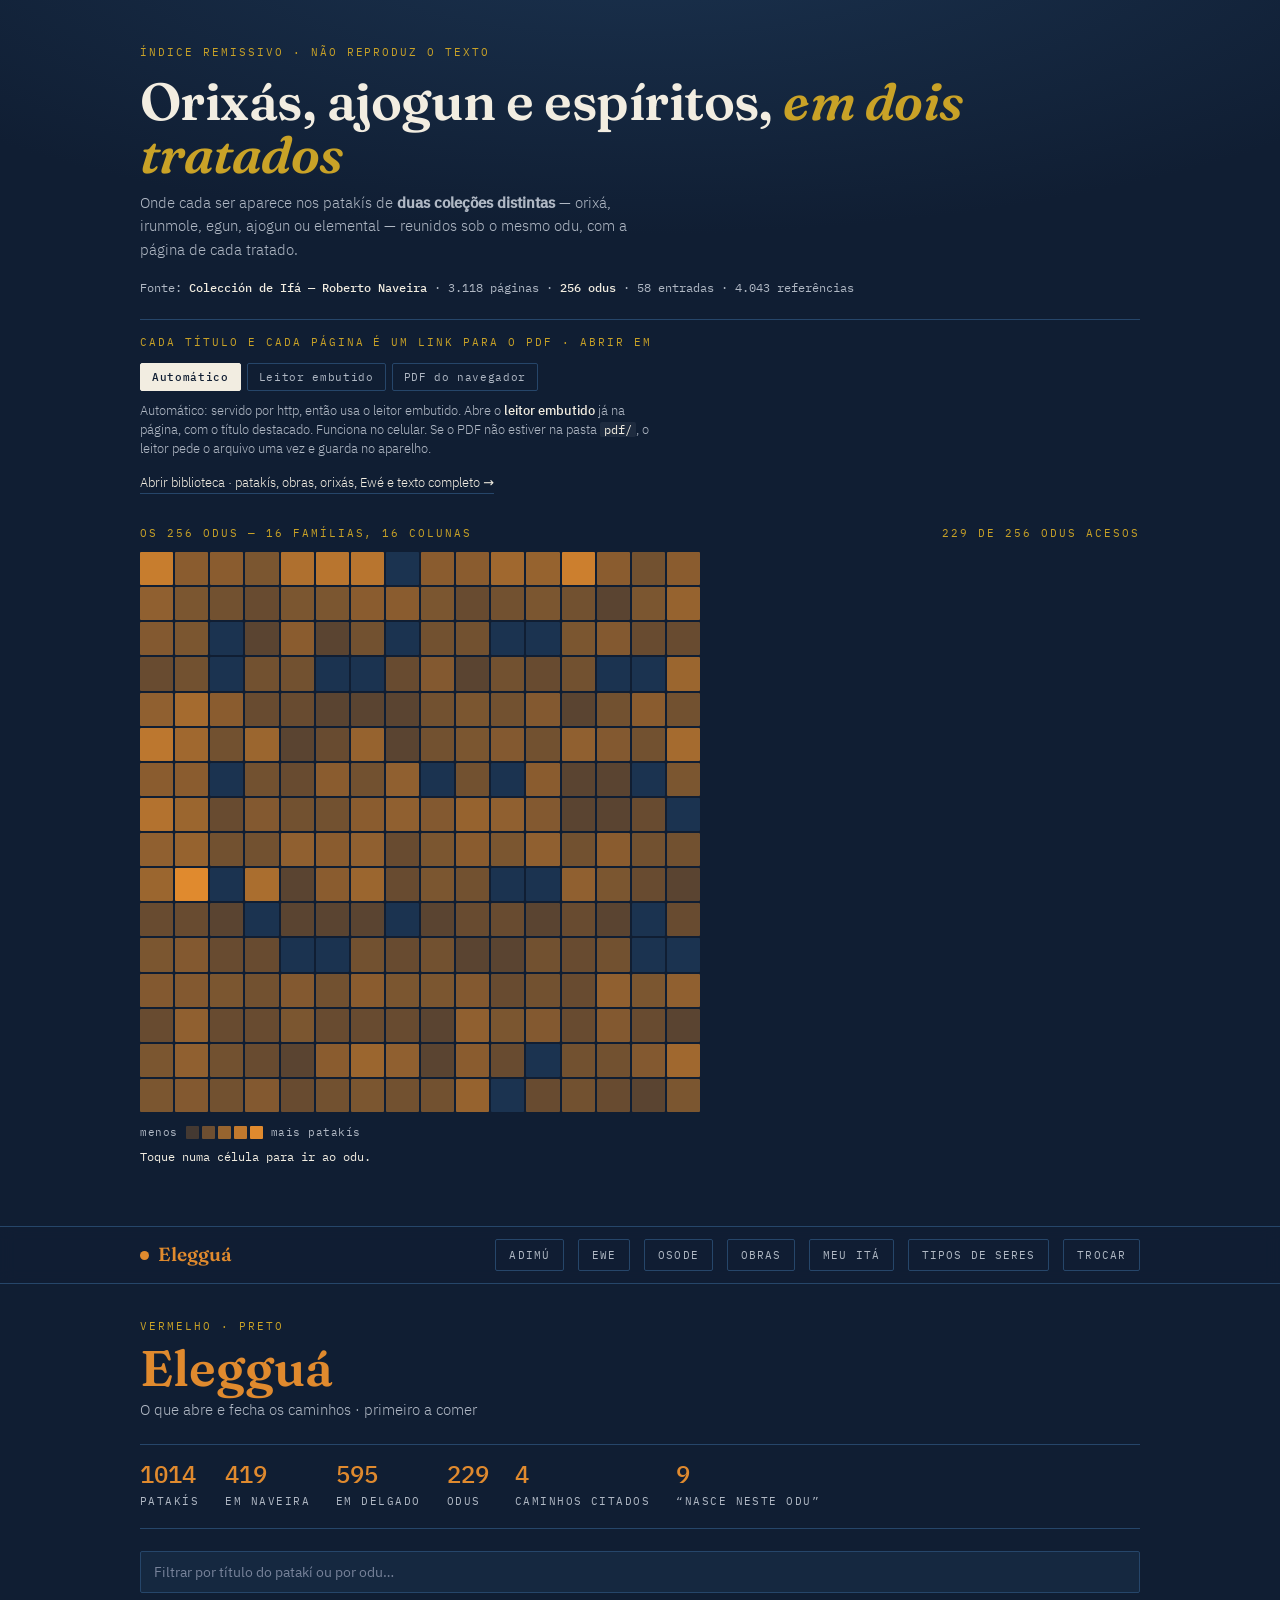
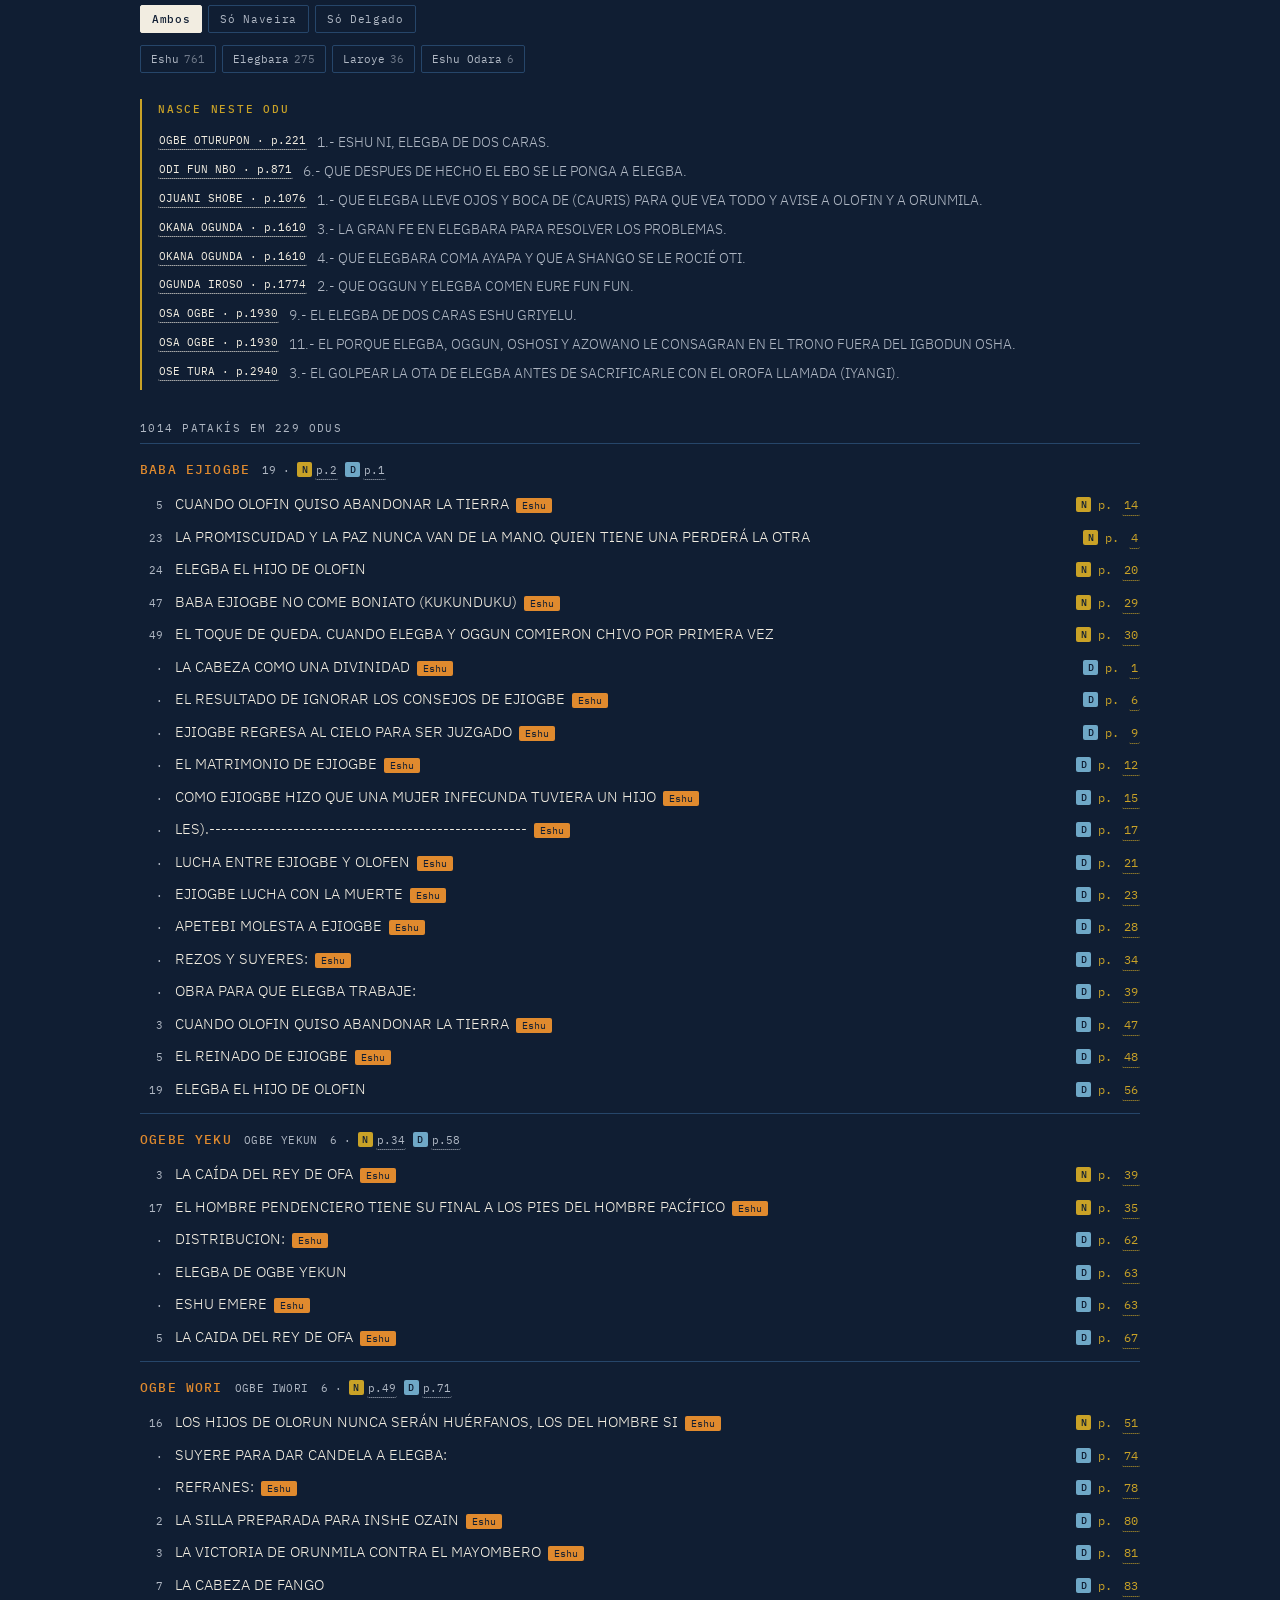
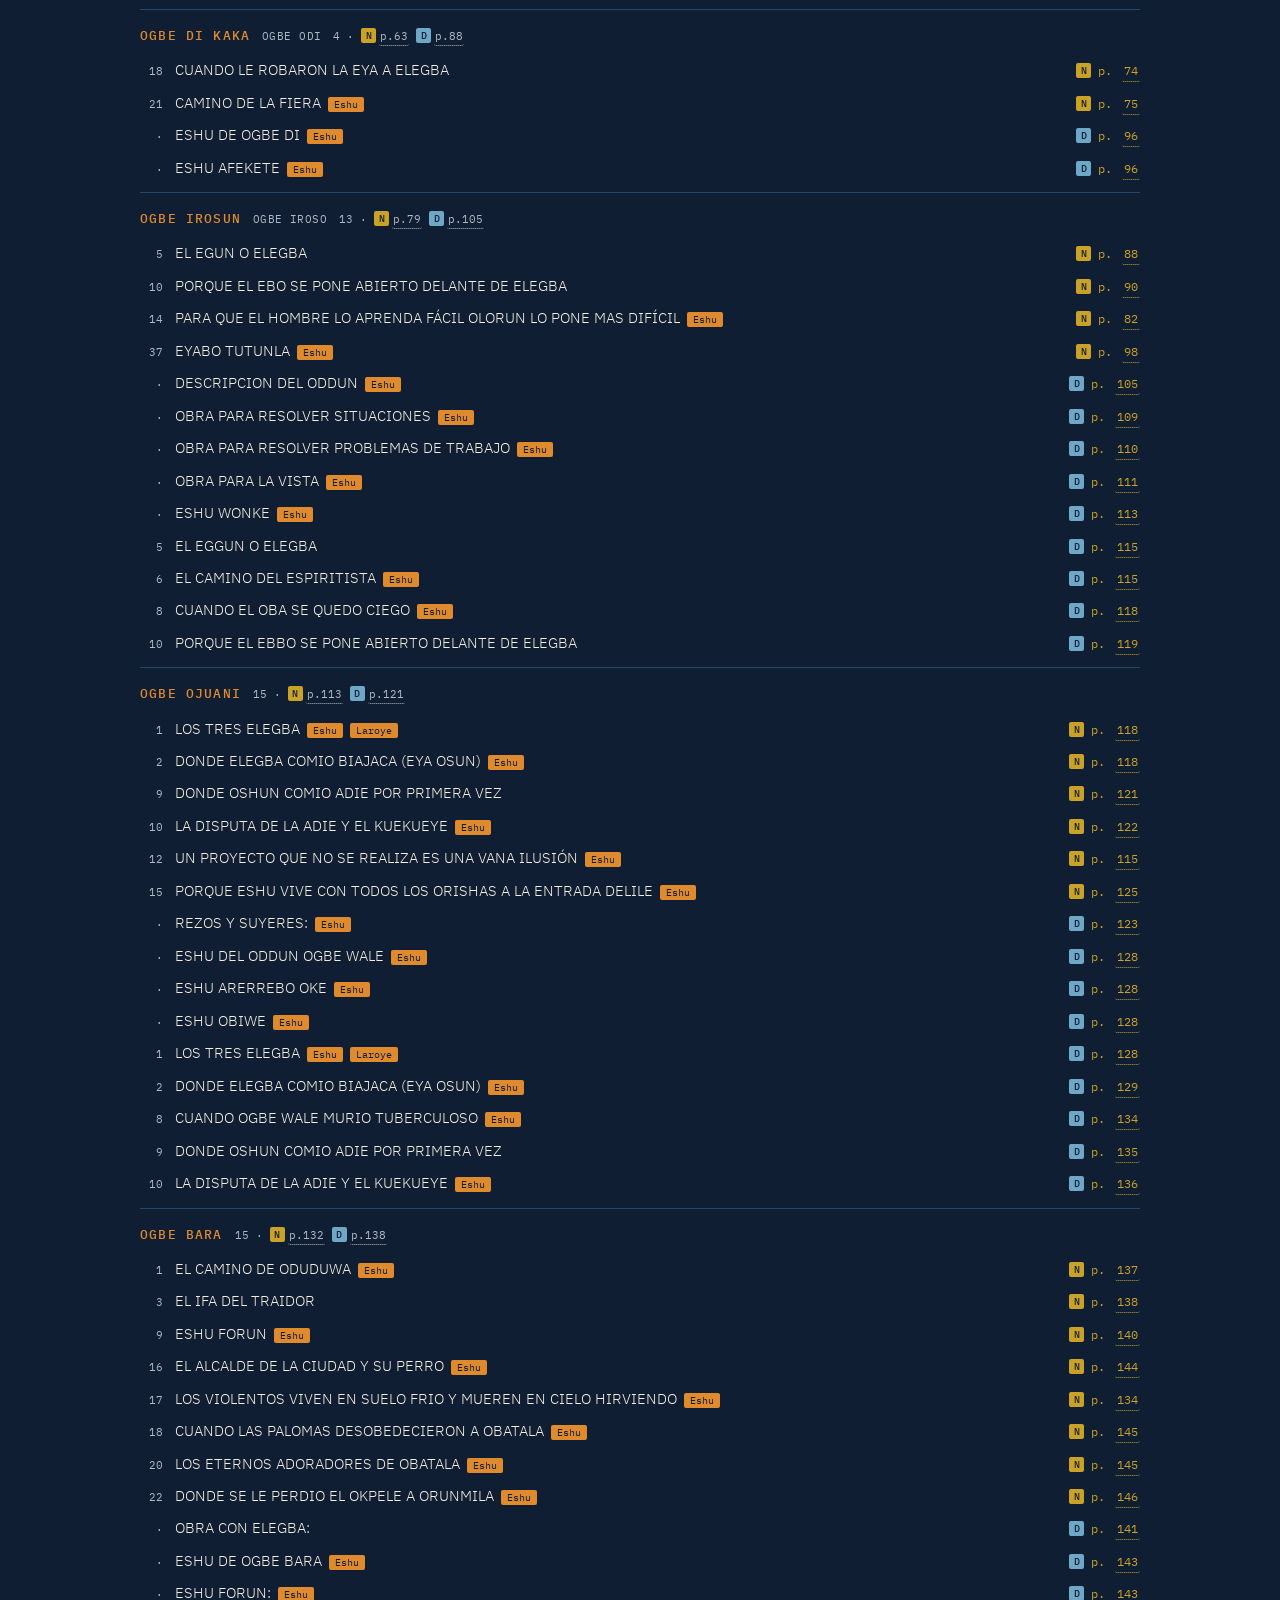
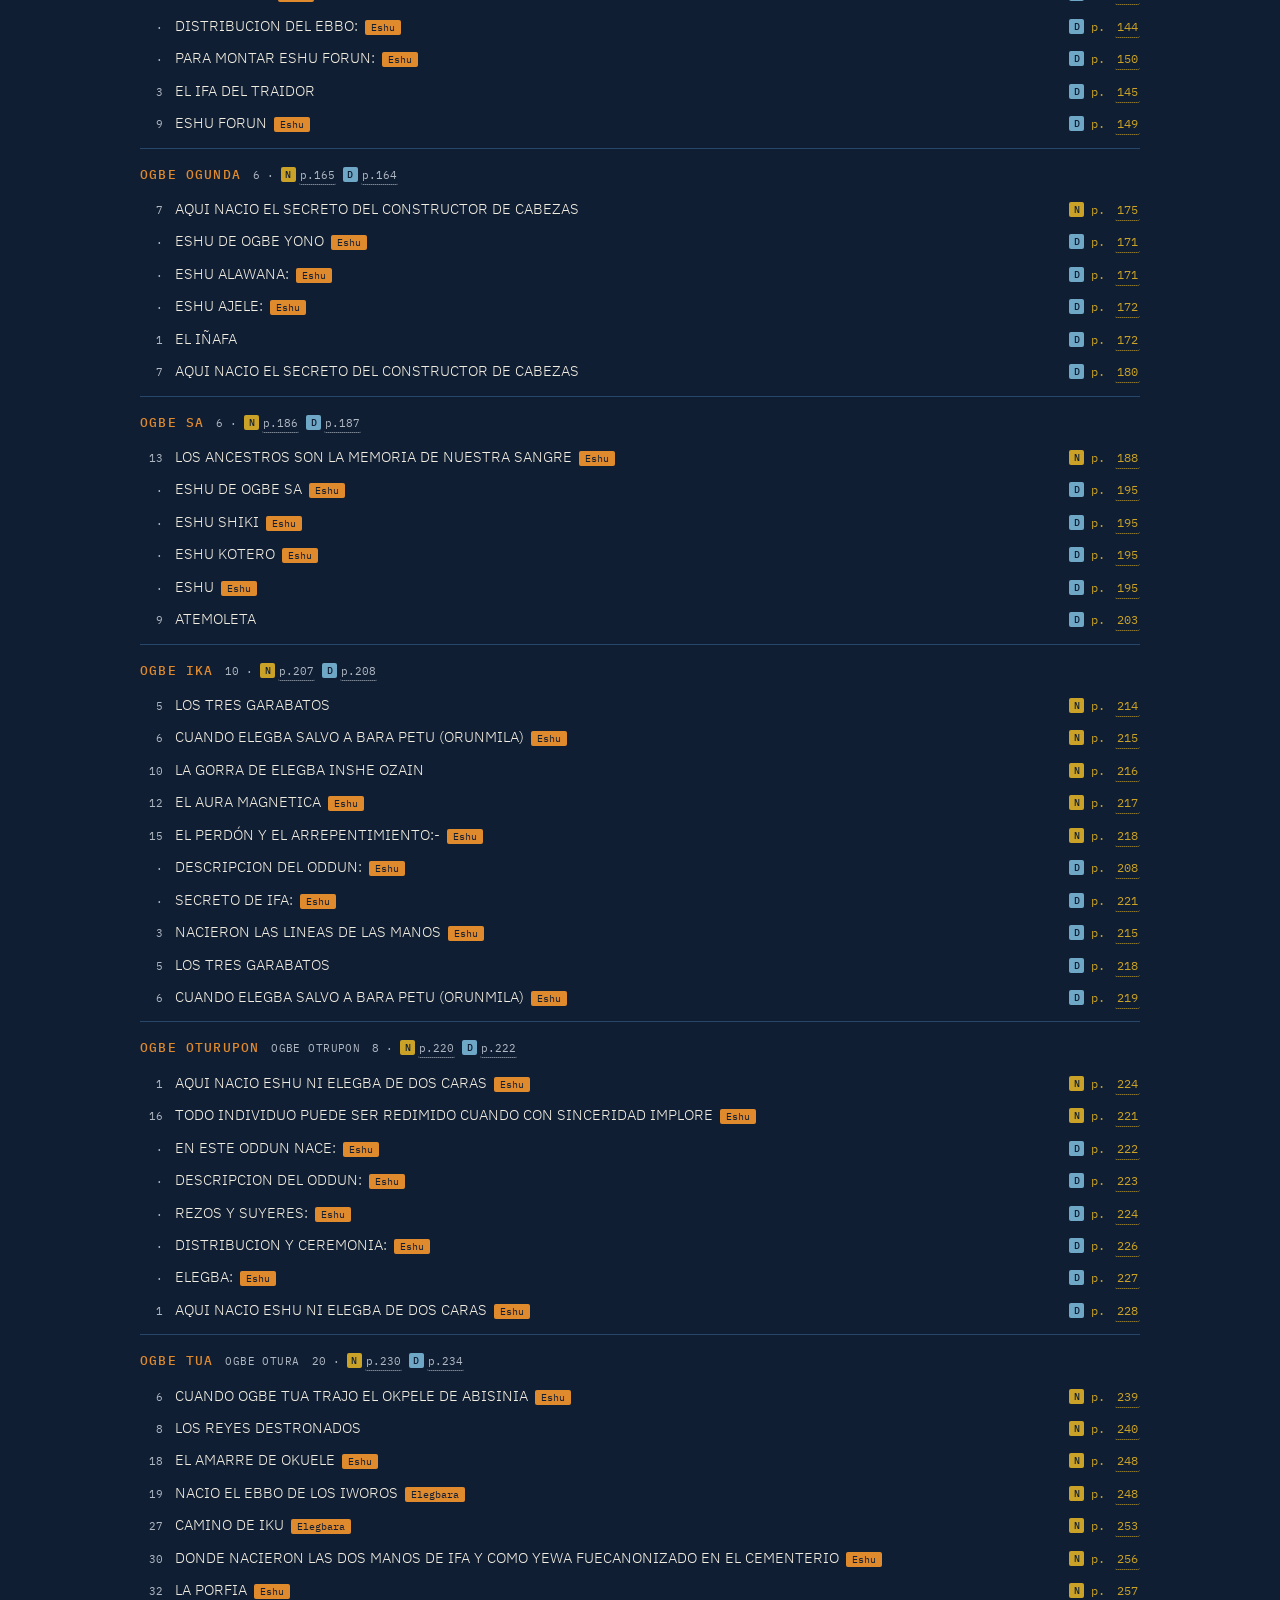
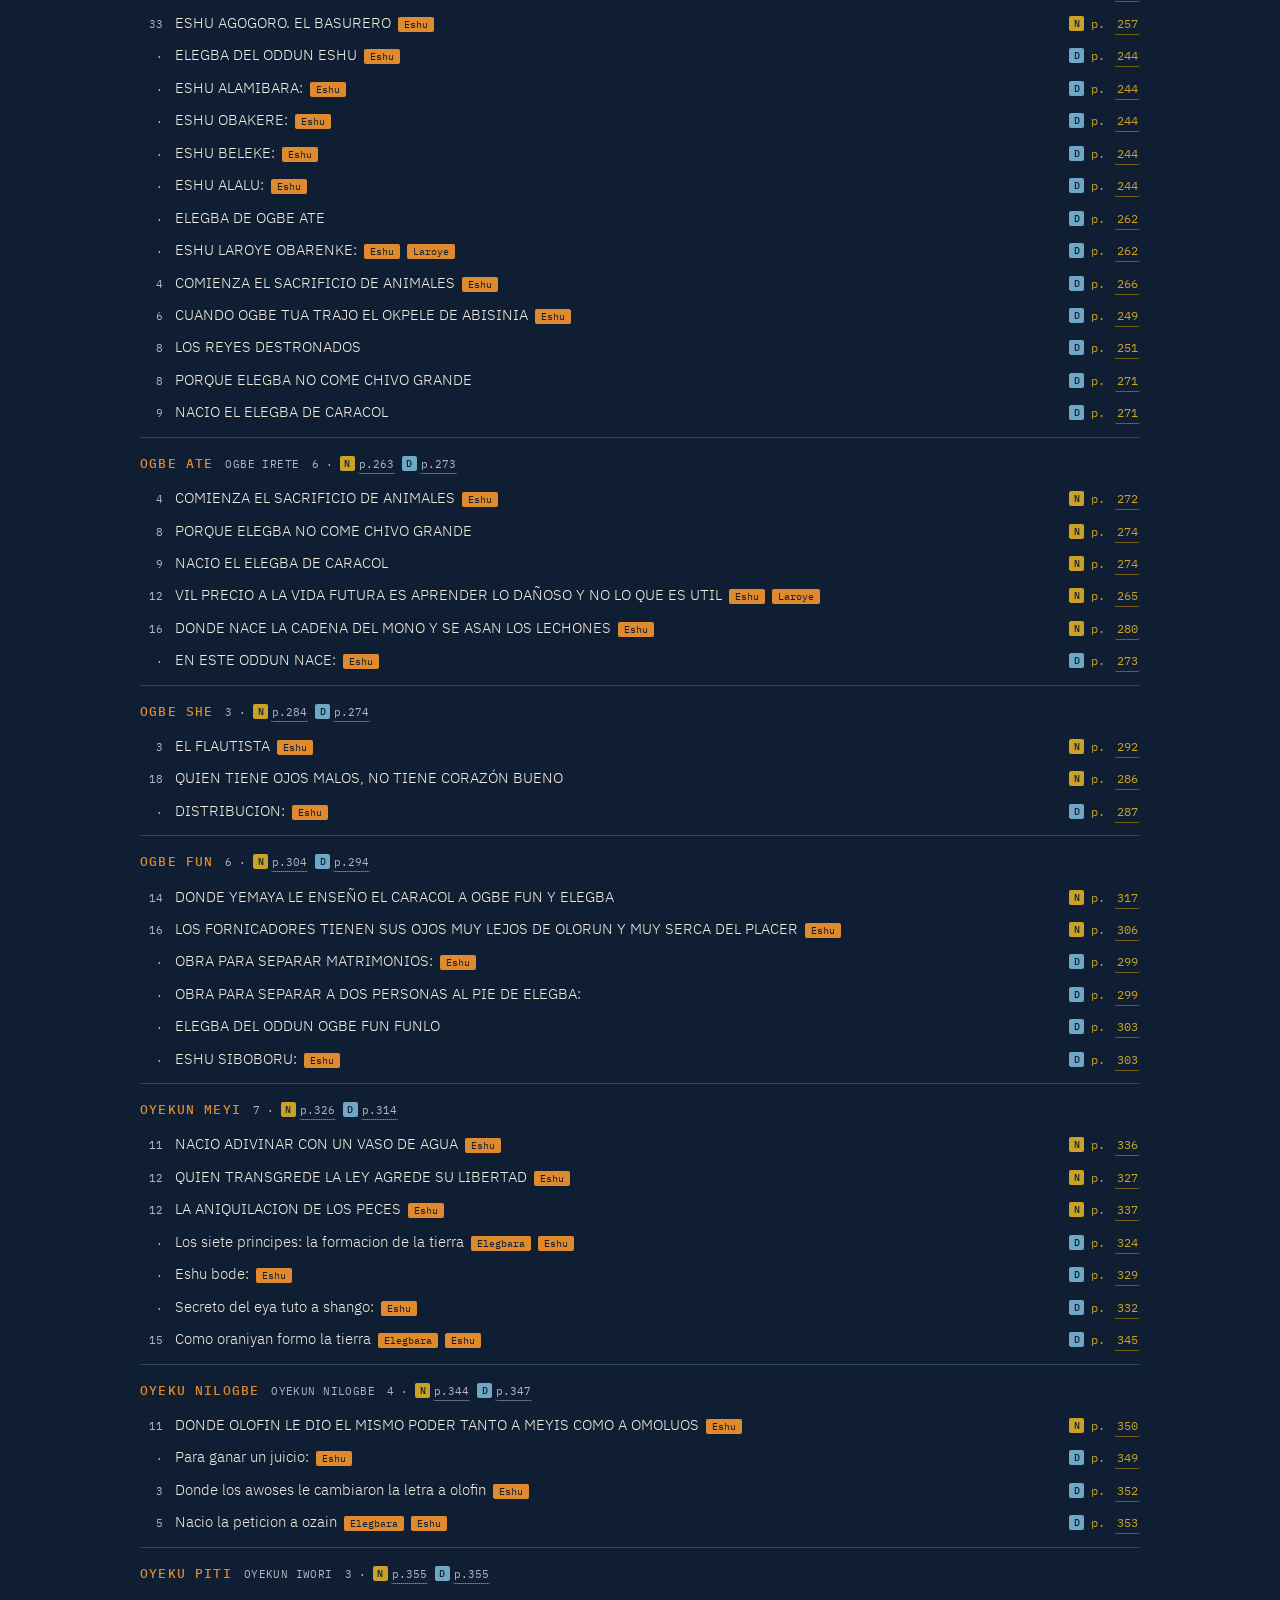
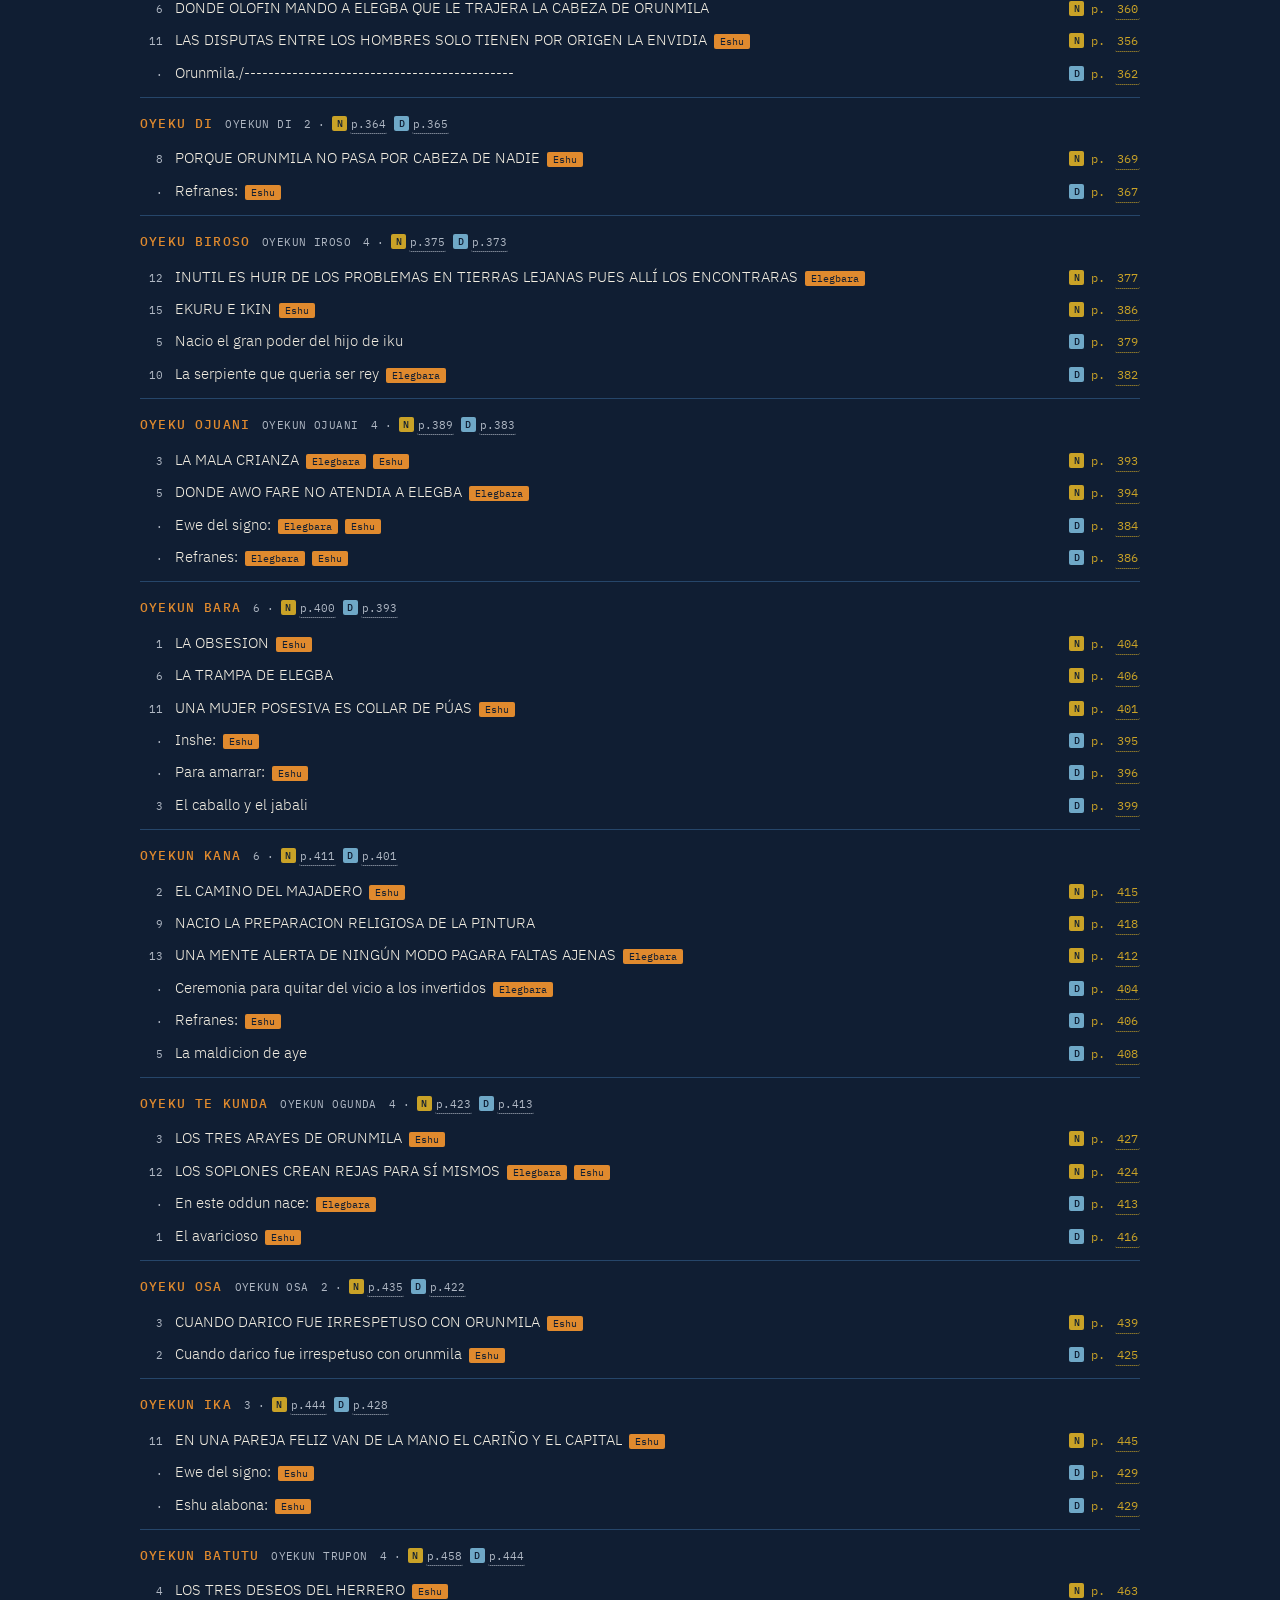
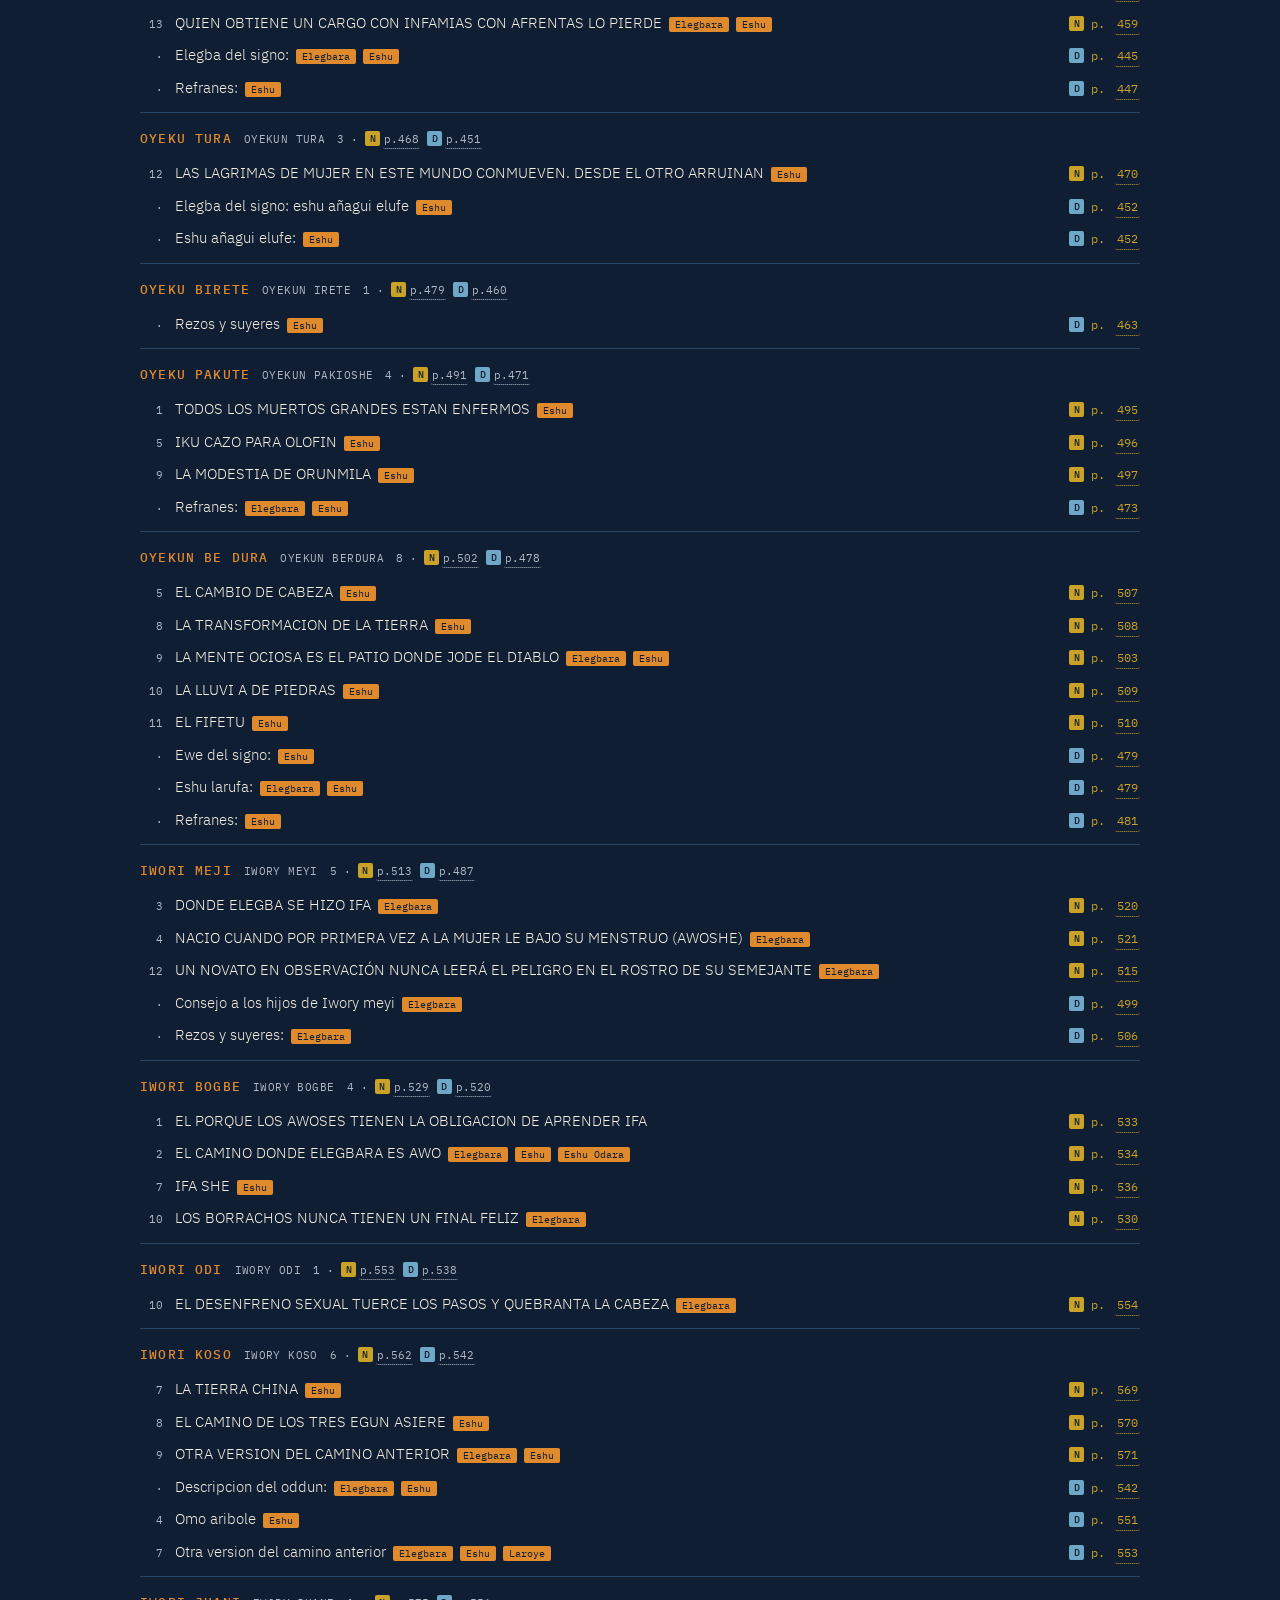
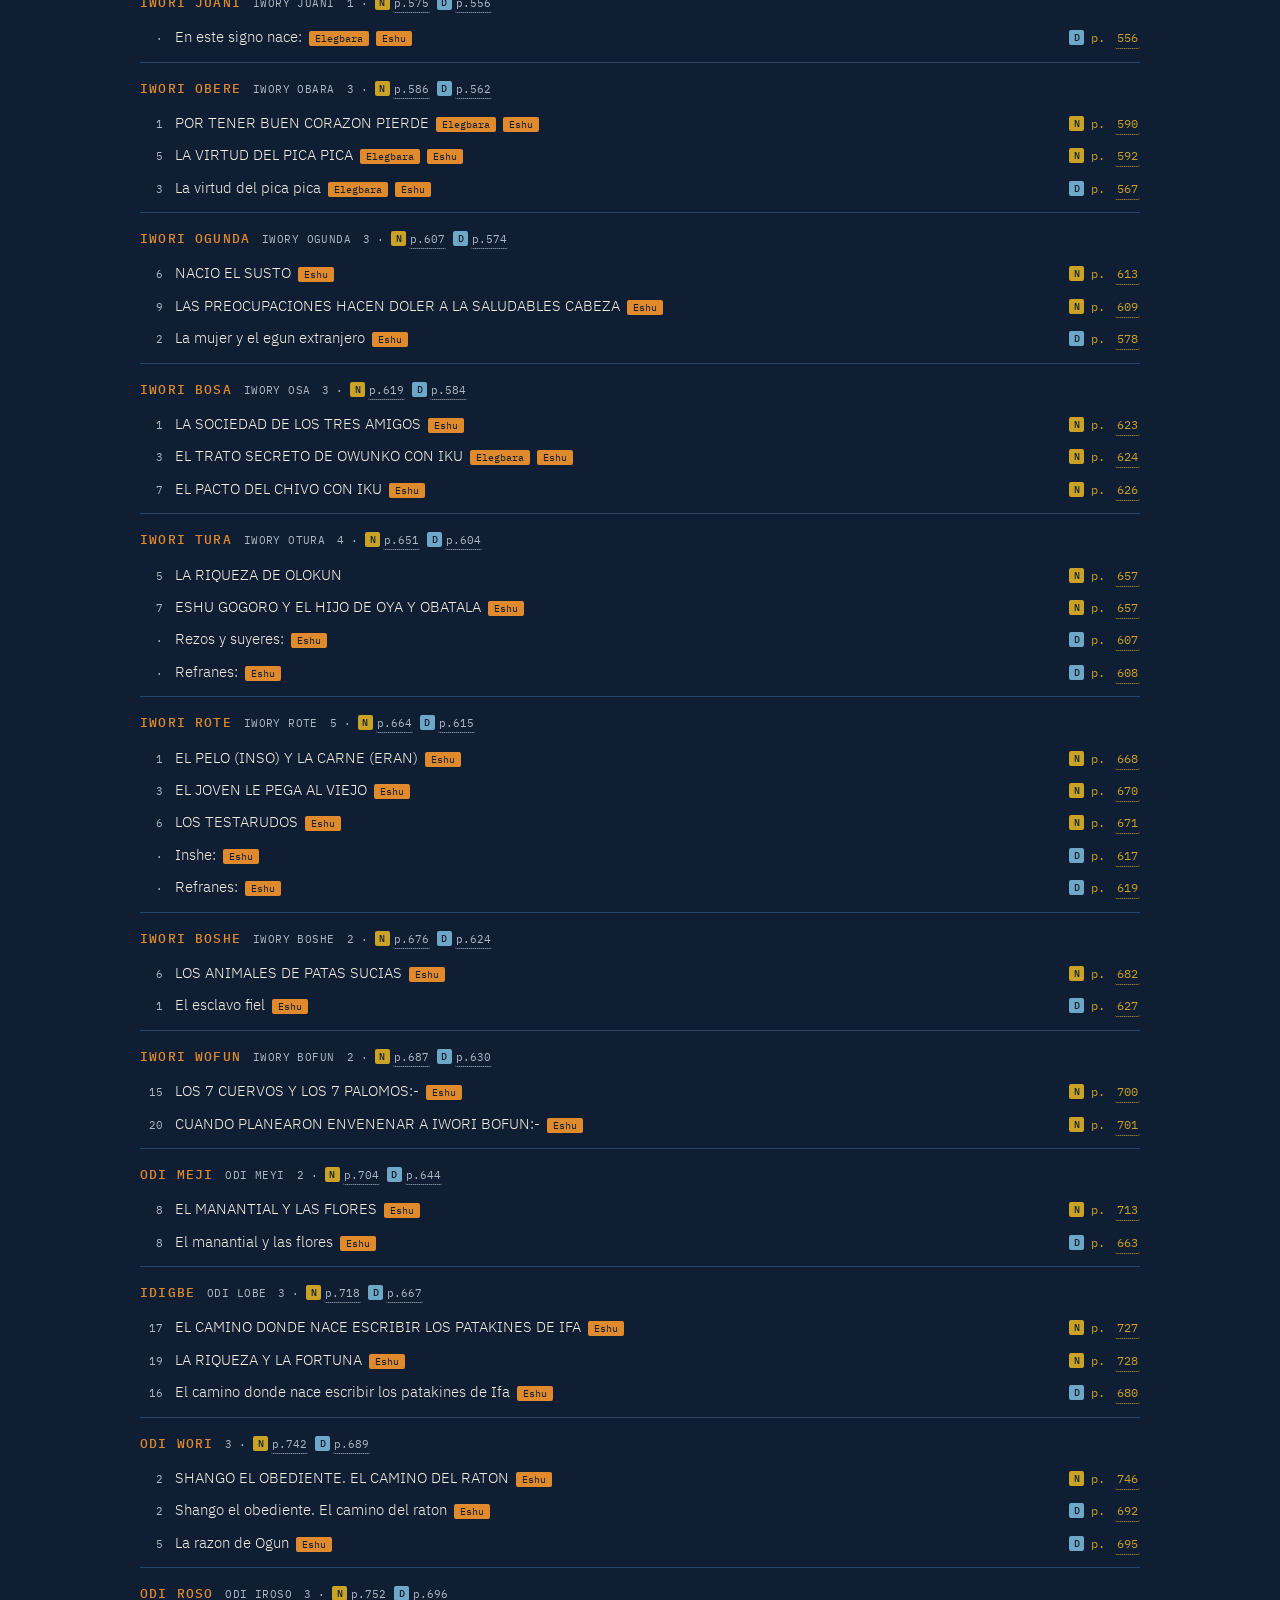
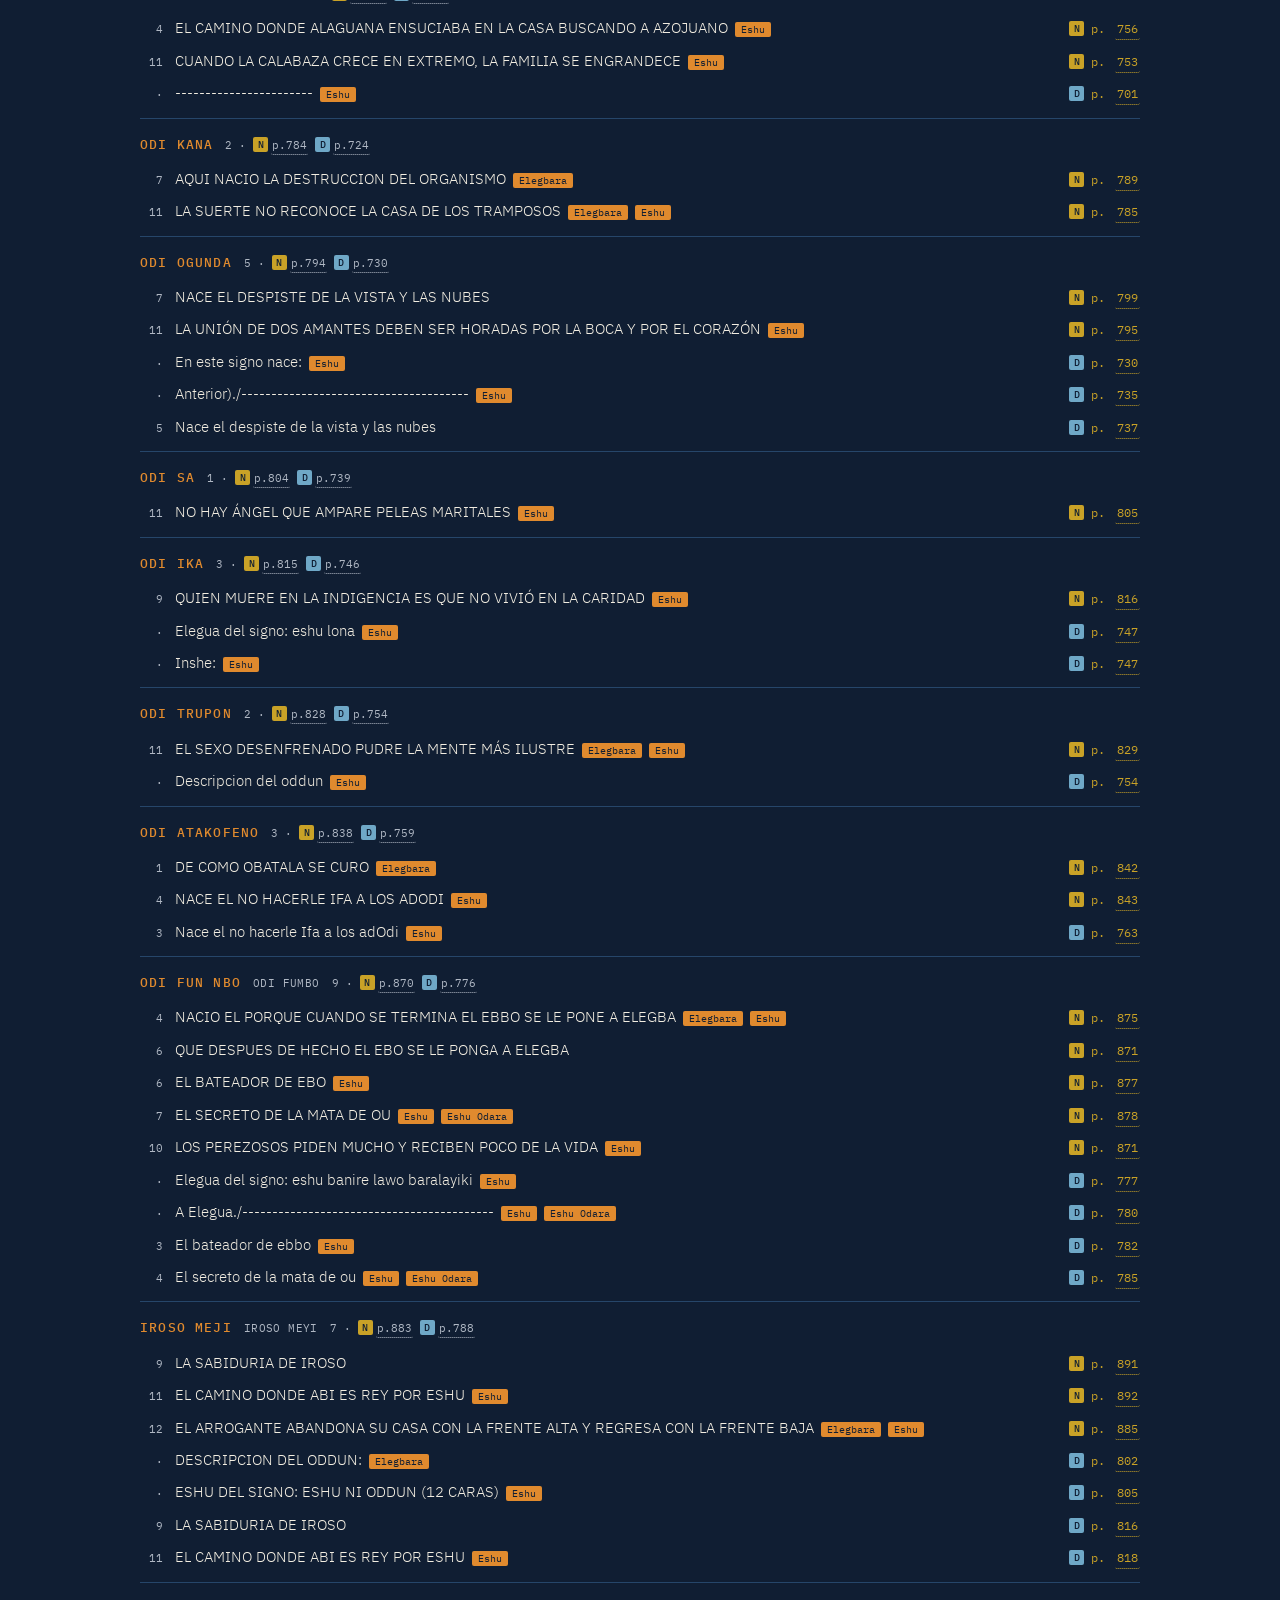
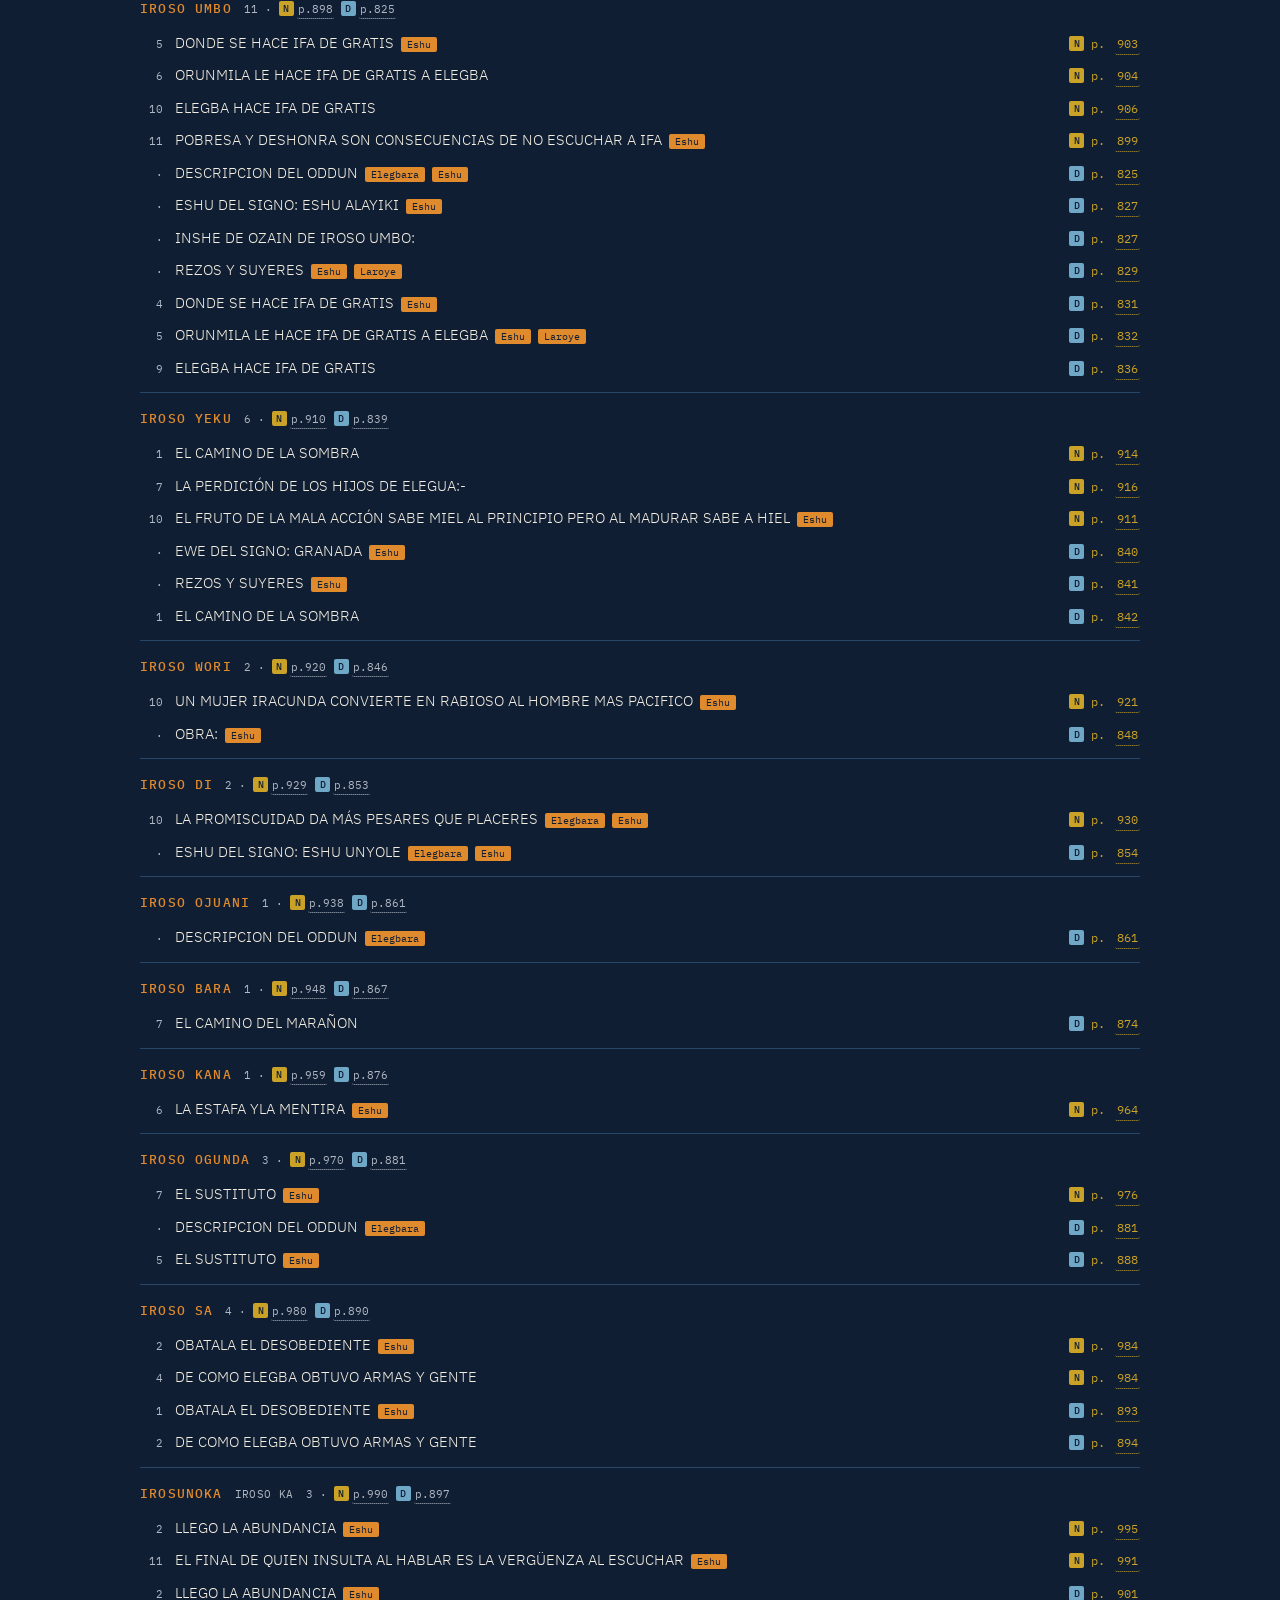
<file: index.html>
<!DOCTYPE html>
<html lang="pt-BR">
<head>
<meta charset="utf-8">
<meta name="viewport" content="width=device-width, initial-scale=1">
<meta name="theme-color" content="#101E33">
<meta name="robots" content="noindex, nofollow">
<title>Índice de Ifá — patakís, obras e ensinamentos nos 256 odus</title>
<link rel="icon" href="assets/icone.svg" type="image/svg+xml">
<link rel="stylesheet" href="assets/fonts.css">
<link rel="stylesheet" href="assets/style.css">
</head>
<body>

<div class="wrap">
<header class="hero">
  <div class="eyebrow">Índice remissivo · não reproduz o texto</div>
  <h1>Orixás, ajogun e espíritos, <em>em dois tratados</em></h1>
  <p class="lede">Onde cada ser aparece nos patakís de <b>duas coleções distintas</b> — orixá, irunmole, egun, ajogun ou elemental — reunidos sob o mesmo odu, com a página de cada tratado.</p>
  <div class="srcline">Fonte: <b>Colección de Ifá — Roberto Naveira</b> · 3.118 páginas · <b>256 odus</b> · 58 entradas · 4.043 referências</div>

  <div class="pdfbar">
    <div class="eyebrow">Cada título e cada página é um link para o PDF · abrir em</div>
    <div class="srcfilter">
      <button class="sf" data-modo="auto">Automático</button>
      <button class="sf" data-modo="leitor">Leitor embutido</button>
      <button class="sf" data-modo="nativo">PDF do navegador</button>
    </div>
    <p class="modohint" id="modohint"></p>
  </div>
  <p class="transcript-cta"><a href="transcricao.html">Abrir biblioteca · patakís, obras, orixás, Ewé e texto completo →</a></p>

  <div class="mapblock">
    <div class="maphead">
      <div class="eyebrow">Os 256 odus — 16 famílias, 16 colunas</div>
      <div class="eyebrow" id="mapmeta"></div>
    </div>
    <div class="mapgrid" id="map"></div>
    <div class="maplegend"><span>menos</span><div class="swatches" id="sw"></div><span>mais patakís</span></div>
    <div id="maptip">Toque numa célula para ir ao odu.</div>
  </div>
</header>
</div>

<nav class="pick"><div class="wrap">
  <div class="pickbar">
    <div class="now"><i id="nowdot"></i><span id="nowname"></span></div>
    <button class="togg" id="adi">Adimú</button>
    <button class="togg" id="ewe">Ewe</button>
    <button class="togg" id="osd">Osode</button>
    <button class="togg" id="obr">Obras</button>
    <button class="togg" id="ita">Meu itá</button>
    <button class="togg" id="tax">Tipos de seres</button>
    <button class="togg" id="togg" aria-expanded="false">Trocar</button>
  </div>
  <div class="panelpick" id="picker"></div>
</div></nav>

<main class="wrap" id="panel"></main>

<footer><div class="wrap">
  <b>Como usar.</b> Cada linha traz o número do patakí dentro do odu e a página do PDF. <b>O título e o número da página são links</b>: abrem o tratado exatamente naquela página — no leitor embutido o título do patakí aparece destacado. Os links já abertos ficam mais apagados, para você saber o que já leu. O índice localiza; as transcrições por odu ficam na aba própria e mantêm listas independentes por fonte.<br>
  <b>Os PDFs.</b> Numa cópia do projeto no seu computador, ficam na pasta <code>pdf/</code>, ao lado deste arquivo, com os nomes <code>naveira.pdf</code>, <code>delgado.pdf</code> e <code>verger.pdf</code>. No GitHub Pages, essa pasta do seu computador não fica disponível: no leitor embutido, escolha os arquivos do aparelho; eles ficam guardados só neste navegador e não são enviados ao site. As páginas indicadas são a numeração do arquivo PDF (página 1 = primeira folha do arquivo), não a impressa no livro.<br>
  <b>Duas fontes.</b> <span class="tag tN">N</span> é a <i>Colección de Ifá</i> de Roberto Naveira, onde os patakís vêm numerados dentro de cada odu. <span class="tag tD">D</span> é o <i>Tratado Enciclopédico de Caminos de Ifá</i> de Yamel Delgado (2002), onde os relatos são “caminhos” com título sublinhado, boa parte deles sem numeração — nesses casos a coluna do número traz um ponto. Cada linha mostra o tratado e a página correspondente.<br>
  <b>Como os dois foram alinhados.</b> Os tratados usam grafias diferentes para o mesmo odu — o que Naveira chama <i>Ogbe Ate</i>, Delgado chama <i>Ogbe Irete</i>. Em vez de casar por nome, cada tratado foi reduzido à grade canônica de 16×16 pela ordem interna das famílias, e a conferência bateu: 256 células em cada um, com os dois nomes exibidos lado a lado.<br>
  <b>Cobertura.</b> Em Naveira as seções foram detectadas pelo desenho do odu na página, não pelo cabeçalho — uma primeira varredura por cabeçalho perdia onze delas. Em Delgado faltava a marca de <i>Otura Iwori</i>, que existe na <a class="pl" data-doc="D" data-p="2336" data-t="OTURA IWORI" href="pdf/delgado.pdf#page=2336">p. 2336</a> mas com o título em caixa baixa; foi reinserida à mão. A família Obara em Naveira e os odus Meji em Delgado aparecem duplicados nos respectivos PDFs.<br>
  <b>Sobre a contagem.</b> Um patakí entra na lista quando a divindade é citada no título ou aparece com peso no corpo do relato, sempre por palavra inteira — sem isso <i>Ogún</i> casaria dentro de <i>Ogundá</i>. Elegguá, Ogún, Ozain, Oyá, Oshun, Olofin, Ori, Egun e Ikú usam limiar mais alto, porque esses nomes também aparecem nas listas de ebó sem que o relato seja sobre eles.<br>
  <b>Ressalvas.</b> <i>Osun</i> divide grafia com o pó vermelho e o pilão ritual, então parte das ocorrências pode ser material, não divindade. <i>Oro</i> só entra por expressões de contexto (Ilé Oro, Igbó Oro, Awo Oro), já que <i>oro</i> em espanhol é ouro. <i>Ikú</i> e <i>Arun</i> não são orixás, são ajogun — entram porque o tratado os narra como personagens. Listas curtas refletem presença real: a coleção é um tratado de Ifá, não de Ocha.<br>
  <b>Particularidades.</b> As chips douradas em cada odu classificam 2.651 ocorrências de restrição e nascimento — sem comer, sem beber, roupa, prazo de dias, hora marcada, sem sair, sem visitar, nasce aqui, signo se retira, sem cobrar — com a página da primeira. É classificação e coordenada: <b>o texto da nota não é reproduzido</b>, está na página indicada. O painel de distinções no Osode vem dos dois tratados de ire e osogbo que você enviou.<br>
  <b>Aba “Adimú”.</b> Extraída dos verbos de oferenda dos dois tratados — <i>ponerle</i>, <i>se le pone</i>, <i>darle</i>, <i>déle</i>, <i>llevarle</i> — casando o objeto oferecido com o destinatário, que é reconhecido pelas mesmas 65 entradas de seres já mapeadas. Registra o par oferenda–destinatário, o odu e a página; a instrução completa, com quantidade e preparo, está na página indicada. Onde o tratado não nomeia o destinatário de forma reconhecível, a oferenda não entra.<br>
  <b>Aba “Ewe”.</b> Vem de <i>Ewé — o uso das plantas na sociedade iorubá</i>, de Pierre Fatumbi Verger. Indexa nome científico, família botânica, nome iorubá e finalidade, com a página onde a planta aparece — o nome da espécie, cada página e cada encantamento são links para o Verger. Cada encantamento aparece mapeado pela finalidade a que serve — o termo iorubá (<i>àwúre owó</i>, <i>idáàbòbò lówó ikú</i>), a tradução, o número da fórmula quando Verger o dá e a página. O <b>texto do ofò não é reproduzido</b>, nem os modos de preparo — são o conteúdo do livro, e estão na página indicada. Os nomes iorubás vieram do glossário final (pp. 561–618), cujo OCR de colunas veio embaralhado. Reconstruí por três métodos — corte de colunas com conferência de contagem, pareamento por coordenada vertical e leitura bruta — e depois <b>validei cada par contra o corpo do livro</b>: só entrou o nome iorubá que aparece a menos de 700 caracteres da citação da espécie no texto corrido. Dos 414 candidatos, 189 passaram e 225 foram descartados. As finalidades são dedução minha a partir de termos como <i>àwúre owó</i> ou <i>iségun òtá</i> no bloco de cada planta.<br>
  <b>Aba “Obras”.</b> Os rótulos são os cabeçalhos como aparecem na fonte — é neles que a finalidade está escrita, e por isso servem de busca. O conteúdo do procedimento não é reproduzido: abra a página indicada e leia no original. A classificação por finalidade é minha, deduzida de palavras do cabeçalho, e cobre cerca de 44% das entradas; um cabeçalho sem finalidade detectada não é um cabeçalho sem finalidade. Ebós genéricos, que são listas de ingredientes sem enunciado, ficaram de fora por não haver o que indexar.<br>
  <b>O que o odu diz.</b> Refranes, provérbios, “dice Ifá”, ire e osobo, profecia ética, tótem, cavilação e dualidade aparecem ao pé de cada odu apenas como presença e página. A diferença é de natureza: o título de um patakí é um rótulo que aponta para a história, enquanto um refrán <i>é</i> o conteúdo e não aponta para nada — então indico onde está em vez de copiá-lo.<br>
  <b>Aba “Meu itá”.</b> Traz todos os patakís das oito casas do seu registro, sem filtro de entidade — a marca ao lado do título indica quando aquele relato cita nominalmente o orixá recebido, e o cabeçalho informa quantas vezes ele aparece na seção inteira, incluindo rezos e obras fora dos patakís. Note que <i>Inle</i> divide grafia com <i>ilé</i>, terra ou casa em iorubá; cerca de 9% das ocorrências são dessa construção e não do orixá.<br>
  <b>Ajogun.</b> Alguns nomes foram deixados de fora por colisão de grafia impossível de resolver com segurança: <i>Ano</i> se confunde com o espanhol <i>año</i>, e <i>Ese</i> com <i>ese Ifá</i>, o verso. Arun cobre a doença; a perda está em Ofo.<br>
  <b>Caminhos.</b> Os avatares marcados vêm da menção literal do nome no relato — servem de pista, não de classificação fechada.
</div></footer>

<script src="assets/data.js"></script>
<script src="assets/app.js"></script>
</body>
</html>
</file>
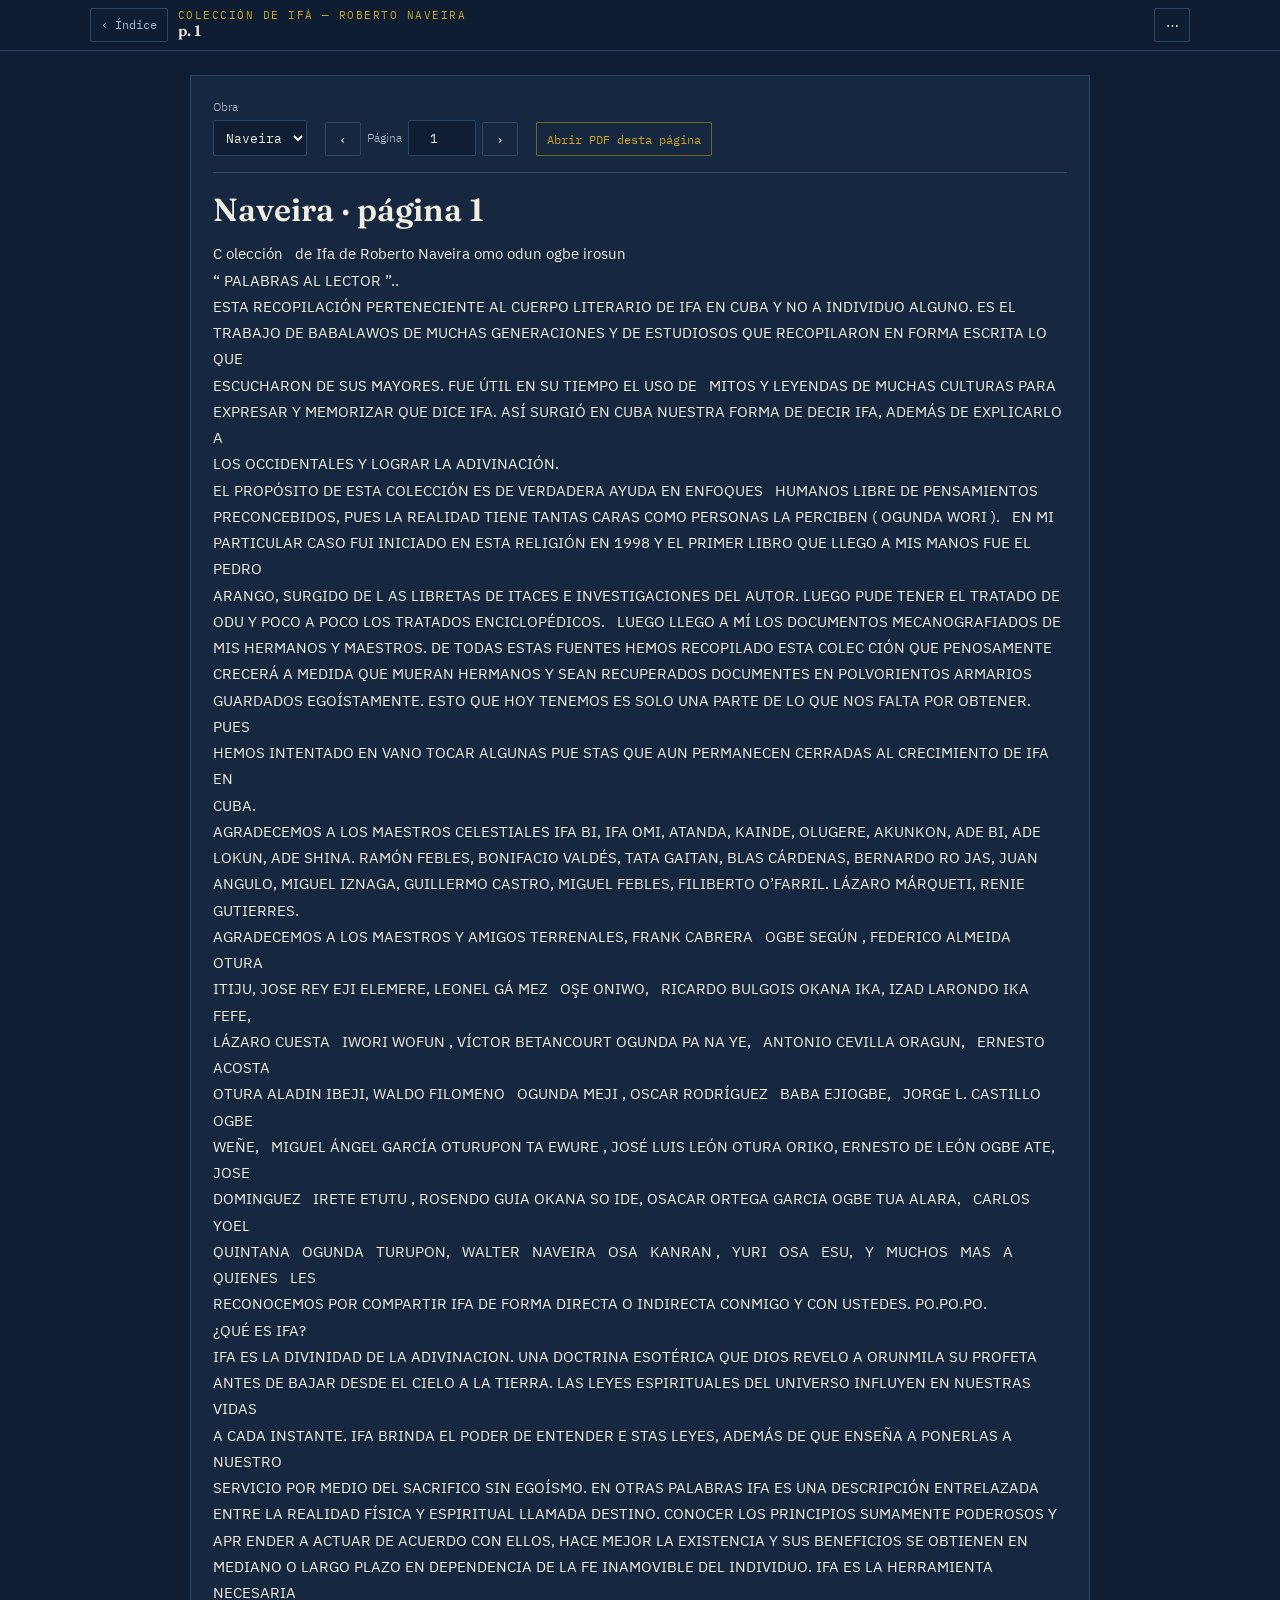
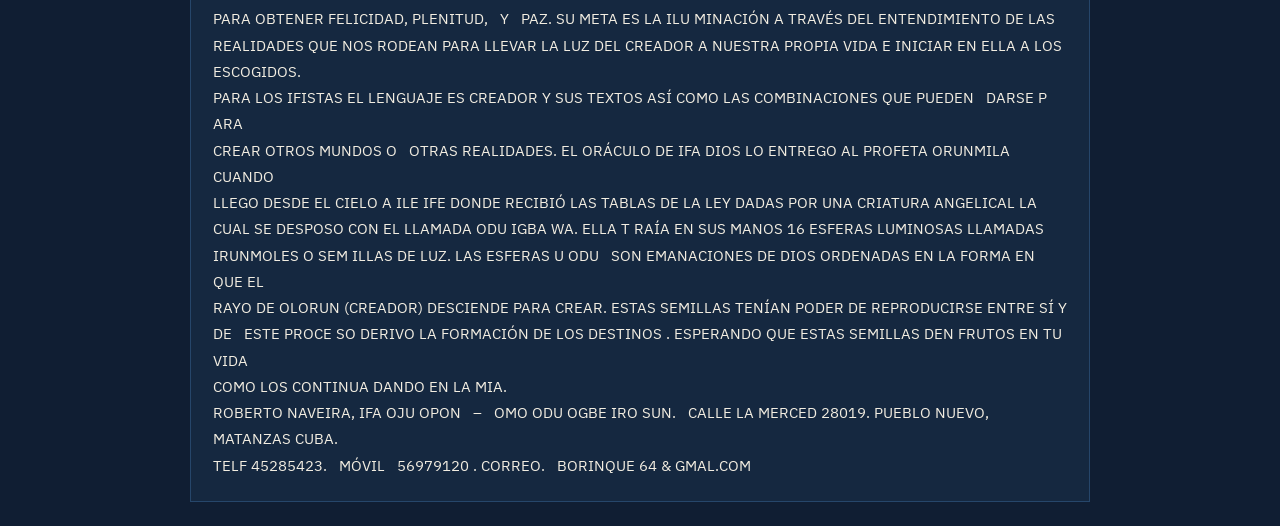
<file: leitor.html>
<!DOCTYPE html>
<html lang="pt-BR">
<head>
<meta charset="utf-8">
<meta name="viewport" content="width=device-width, initial-scale=1">
<meta name="theme-color" content="#101E33">
<meta name="robots" content="noindex, nofollow">
<title>Leitor — Índice de Ifá</title>
<link rel="icon" href="assets/icone.svg" type="image/svg+xml">
<link rel="stylesheet" href="assets/fonts.css">
<link rel="stylesheet" href="assets/leitor.css">
</head>
<body>

<header class="bar" id="bar">
  <div class="row">
    <a class="btn back" href="index.html" title="Voltar ao índice">‹ Índice</a>
    <div class="ctx">
      <span class="doc" id="docname">Leitor</span>
      <span class="ttl" id="ctx"></span>
    </div>
    <button class="btn" id="menubtn" aria-expanded="false" aria-controls="menu" title="Mais opções">⋯</button>
  </div>
  <div class="row ctrls" id="ctrls" hidden>
    <div class="grp">
      <button class="btn" id="prev" aria-label="Página anterior">‹</button>
      <label class="pgbox"><span class="sr">Página</span><input id="pgin" type="text" inputmode="numeric" pattern="[0-9]*" autocomplete="off" aria-label="Ir para a página"><span id="pgtot">/ —</span></label>
      <button class="btn" id="next" aria-label="Próxima página">›</button>
    </div>
    <button class="btn ghost" id="backtgt" title="Voltar à página do link" hidden>↺ p. <span id="tgtp"></span></button>
    <div class="grp">
      <button class="btn" id="zout" aria-label="Diminuir">−</button>
      <span class="zl" id="zl">100%</span>
      <button class="btn" id="zin" aria-label="Aumentar">+</button>
    </div>
  </div>
  <nav class="menu" id="menu" hidden>
    <a class="mi" id="native" href="#" target="_blank">Abrir esta página no visualizador do navegador ↗</a>
    <button class="mi" id="files">Arquivos PDF…</button>
    <div class="mi docsw">Ir para:
      <button class="chipd" data-go="N">Naveira</button>
      <button class="chipd" data-go="D">Delgado</button>
      <button class="chipd" data-go="V">Verger</button>
    </div>
  </nav>
  <div class="prog" id="prog" hidden><i id="progbar"></i></div>
</header>

<main class="transcript-view" id="transcript-panel" aria-label="Transcrição da página">
  <div class="transcript-controls">
    <label>Obra
      <select id="transcript-source" aria-label="Obra da transcrição">
        <option value="N">Naveira</option>
        <option value="D">Delgado</option>
        <option value="V">Verger</option>
      </select>
    </label>
    <div class="transcript-page-controls">
      <button class="btn" id="transcript-previous" aria-label="Página anterior">‹</button>
      <label for="transcript-page">Página</label>
      <input id="transcript-page" type="number" min="1" value="1" aria-label="Página da transcrição">
      <button class="btn" id="transcript-next" aria-label="Próxima página">›</button>
    </div>
    <button class="btn ghost" id="pdf-toggle" aria-expanded="false" aria-controls="pages">Abrir PDF desta página</button>
  </div>
  <h1 id="transcript-heading"></h1>
  <pre id="transcript-text" aria-live="polite"></pre>
</main>

<main id="pages" class="pages" hidden></main>

<section class="setup" id="setup" hidden>
  <div class="eyebrow" id="setupeyebrow">Arquivos PDF</div>
  <h1 id="setuptitle">O leitor precisa dos PDFs</h1>
  <p id="setupmsg">Escolha os arquivos no aparelho. Pode marcar os três de uma vez: o leitor reconhece cada um pelo número de páginas.</p>
  <button class="big" id="pick">Escolher PDFs do aparelho</button>
  <input type="file" id="file" accept="application/pdf,.pdf" multiple hidden>
  <ul class="dl" id="doclist"></ul>
  <p class="fine">No GitHub Pages, o site não consegue acessar uma pasta <code>pdf/</code> do seu computador. Escolha os arquivos acima: eles ficam guardados <b>só neste navegador</b> (não são enviados ao site) e, em geral, não será preciso escolhê-los de novo nesse navegador.<br>
  A opção da pasta <code>pdf/</code> vale para uma cópia do projeto no seu computador, não para o site publicado. Nessa cópia, coloque os arquivos ao lado do <code>index.html</code>, com os nomes <code>naveira.pdf</code>, <code>delgado.pdf</code> e <code>verger.pdf</code>.</p>
  <button class="btn ghost" id="closesetup" hidden>Voltar à página</button>
</section>

<div class="toast" id="toast" role="status" aria-live="polite"></div>

<script src="vendor/pdfjs/pdf.min.js"></script>
<script src="assets/leitor.js"></script>
</body>
</html>
</file>
<file: assets/fonts.css>
/* Fontes locais (SIL Open Font License 1.1): IBM Plex Sans, IBM Plex Mono, Fraunces — via @fontsource */
/* ibm-plex-sans-vietnamese-300-normal */
@font-face {
  font-family: 'IBM Plex Sans';
  font-style: normal;
  font-display: swap;
  font-weight: 300;
  src: url(fonts/ibm-plex-sans-vietnamese-300-normal.woff2) format('woff2');
  unicode-range: U+0102-0103,U+0110-0111,U+0128-0129,U+0168-0169,U+01A0-01A1,U+01AF-01B0,U+0300-0301,U+0303-0304,U+0308-0309,U+0323,U+0329,U+1EA0-1EF9,U+20AB;
}
/* ibm-plex-sans-latin-ext-300-normal */
@font-face {
  font-family: 'IBM Plex Sans';
  font-style: normal;
  font-display: swap;
  font-weight: 300;
  src: url(fonts/ibm-plex-sans-latin-ext-300-normal.woff2) format('woff2');
  unicode-range: U+0100-02BA,U+02BD-02C5,U+02C7-02CC,U+02CE-02D7,U+02DD-02FF,U+0304,U+0308,U+0329,U+1D00-1DBF,U+1E00-1E9F,U+1EF2-1EFF,U+2020,U+20A0-20AB,U+20AD-20C0,U+2113,U+2C60-2C7F,U+A720-A7FF;
}
/* ibm-plex-sans-latin-300-normal */
@font-face {
  font-family: 'IBM Plex Sans';
  font-style: normal;
  font-display: swap;
  font-weight: 300;
  src: url(fonts/ibm-plex-sans-latin-300-normal.woff2) format('woff2');
  unicode-range: U+0000-00FF,U+0131,U+0152-0153,U+02BB-02BC,U+02C6,U+02DA,U+02DC,U+0304,U+0308,U+0329,U+2000-206F,U+20AC,U+2122,U+2191,U+2193,U+2212,U+2215,U+FEFF,U+FFFD;
}
/* ibm-plex-sans-vietnamese-400-normal */
@font-face {
  font-family: 'IBM Plex Sans';
  font-style: normal;
  font-display: swap;
  font-weight: 400;
  src: url(fonts/ibm-plex-sans-vietnamese-400-normal.woff2) format('woff2');
  unicode-range: U+0102-0103,U+0110-0111,U+0128-0129,U+0168-0169,U+01A0-01A1,U+01AF-01B0,U+0300-0301,U+0303-0304,U+0308-0309,U+0323,U+0329,U+1EA0-1EF9,U+20AB;
}
/* ibm-plex-sans-latin-ext-400-normal */
@font-face {
  font-family: 'IBM Plex Sans';
  font-style: normal;
  font-display: swap;
  font-weight: 400;
  src: url(fonts/ibm-plex-sans-latin-ext-400-normal.woff2) format('woff2');
  unicode-range: U+0100-02BA,U+02BD-02C5,U+02C7-02CC,U+02CE-02D7,U+02DD-02FF,U+0304,U+0308,U+0329,U+1D00-1DBF,U+1E00-1E9F,U+1EF2-1EFF,U+2020,U+20A0-20AB,U+20AD-20C0,U+2113,U+2C60-2C7F,U+A720-A7FF;
}
/* ibm-plex-sans-latin-400-normal */
@font-face {
  font-family: 'IBM Plex Sans';
  font-style: normal;
  font-display: swap;
  font-weight: 400;
  src: url(fonts/ibm-plex-sans-latin-400-normal.woff2) format('woff2');
  unicode-range: U+0000-00FF,U+0131,U+0152-0153,U+02BB-02BC,U+02C6,U+02DA,U+02DC,U+0304,U+0308,U+0329,U+2000-206F,U+20AC,U+2122,U+2191,U+2193,U+2212,U+2215,U+FEFF,U+FFFD;
}
/* ibm-plex-sans-vietnamese-500-normal */
@font-face {
  font-family: 'IBM Plex Sans';
  font-style: normal;
  font-display: swap;
  font-weight: 500;
  src: url(fonts/ibm-plex-sans-vietnamese-500-normal.woff2) format('woff2');
  unicode-range: U+0102-0103,U+0110-0111,U+0128-0129,U+0168-0169,U+01A0-01A1,U+01AF-01B0,U+0300-0301,U+0303-0304,U+0308-0309,U+0323,U+0329,U+1EA0-1EF9,U+20AB;
}
/* ibm-plex-sans-latin-ext-500-normal */
@font-face {
  font-family: 'IBM Plex Sans';
  font-style: normal;
  font-display: swap;
  font-weight: 500;
  src: url(fonts/ibm-plex-sans-latin-ext-500-normal.woff2) format('woff2');
  unicode-range: U+0100-02BA,U+02BD-02C5,U+02C7-02CC,U+02CE-02D7,U+02DD-02FF,U+0304,U+0308,U+0329,U+1D00-1DBF,U+1E00-1E9F,U+1EF2-1EFF,U+2020,U+20A0-20AB,U+20AD-20C0,U+2113,U+2C60-2C7F,U+A720-A7FF;
}
/* ibm-plex-sans-latin-500-normal */
@font-face {
  font-family: 'IBM Plex Sans';
  font-style: normal;
  font-display: swap;
  font-weight: 500;
  src: url(fonts/ibm-plex-sans-latin-500-normal.woff2) format('woff2');
  unicode-range: U+0000-00FF,U+0131,U+0152-0153,U+02BB-02BC,U+02C6,U+02DA,U+02DC,U+0304,U+0308,U+0329,U+2000-206F,U+20AC,U+2122,U+2191,U+2193,U+2212,U+2215,U+FEFF,U+FFFD;
}
/* ibm-plex-mono-vietnamese-400-normal */
@font-face {
  font-family: 'IBM Plex Mono';
  font-style: normal;
  font-display: swap;
  font-weight: 400;
  src: url(fonts/ibm-plex-mono-vietnamese-400-normal.woff2) format('woff2');
  unicode-range: U+0102-0103,U+0110-0111,U+0128-0129,U+0168-0169,U+01A0-01A1,U+01AF-01B0,U+0300-0301,U+0303-0304,U+0308-0309,U+0323,U+0329,U+1EA0-1EF9,U+20AB;
}
/* ibm-plex-mono-latin-ext-400-normal */
@font-face {
  font-family: 'IBM Plex Mono';
  font-style: normal;
  font-display: swap;
  font-weight: 400;
  src: url(fonts/ibm-plex-mono-latin-ext-400-normal.woff2) format('woff2');
  unicode-range: U+0100-02BA,U+02BD-02C5,U+02C7-02CC,U+02CE-02D7,U+02DD-02FF,U+0304,U+0308,U+0329,U+1D00-1DBF,U+1E00-1E9F,U+1EF2-1EFF,U+2020,U+20A0-20AB,U+20AD-20C0,U+2113,U+2C60-2C7F,U+A720-A7FF;
}
/* ibm-plex-mono-latin-400-normal */
@font-face {
  font-family: 'IBM Plex Mono';
  font-style: normal;
  font-display: swap;
  font-weight: 400;
  src: url(fonts/ibm-plex-mono-latin-400-normal.woff2) format('woff2');
  unicode-range: U+0000-00FF,U+0131,U+0152-0153,U+02BB-02BC,U+02C6,U+02DA,U+02DC,U+0304,U+0308,U+0329,U+2000-206F,U+20AC,U+2122,U+2191,U+2193,U+2212,U+2215,U+FEFF,U+FFFD;
}
/* ibm-plex-mono-vietnamese-500-normal */
@font-face {
  font-family: 'IBM Plex Mono';
  font-style: normal;
  font-display: swap;
  font-weight: 500;
  src: url(fonts/ibm-plex-mono-vietnamese-500-normal.woff2) format('woff2');
  unicode-range: U+0102-0103,U+0110-0111,U+0128-0129,U+0168-0169,U+01A0-01A1,U+01AF-01B0,U+0300-0301,U+0303-0304,U+0308-0309,U+0323,U+0329,U+1EA0-1EF9,U+20AB;
}
/* ibm-plex-mono-latin-ext-500-normal */
@font-face {
  font-family: 'IBM Plex Mono';
  font-style: normal;
  font-display: swap;
  font-weight: 500;
  src: url(fonts/ibm-plex-mono-latin-ext-500-normal.woff2) format('woff2');
  unicode-range: U+0100-02BA,U+02BD-02C5,U+02C7-02CC,U+02CE-02D7,U+02DD-02FF,U+0304,U+0308,U+0329,U+1D00-1DBF,U+1E00-1E9F,U+1EF2-1EFF,U+2020,U+20A0-20AB,U+20AD-20C0,U+2113,U+2C60-2C7F,U+A720-A7FF;
}
/* ibm-plex-mono-latin-500-normal */
@font-face {
  font-family: 'IBM Plex Mono';
  font-style: normal;
  font-display: swap;
  font-weight: 500;
  src: url(fonts/ibm-plex-mono-latin-500-normal.woff2) format('woff2');
  unicode-range: U+0000-00FF,U+0131,U+0152-0153,U+02BB-02BC,U+02C6,U+02DA,U+02DC,U+0304,U+0308,U+0329,U+2000-206F,U+20AC,U+2122,U+2191,U+2193,U+2212,U+2215,U+FEFF,U+FFFD;
}
/* fraunces-vietnamese-400-normal */
@font-face {
  font-family: 'Fraunces';
  font-style: normal;
  font-display: swap;
  font-weight: 400;
  src: url(fonts/fraunces-vietnamese-400-normal.woff2) format('woff2');
  unicode-range: U+0102-0103,U+0110-0111,U+0128-0129,U+0168-0169,U+01A0-01A1,U+01AF-01B0,U+0300-0301,U+0303-0304,U+0308-0309,U+0323,U+0329,U+1EA0-1EF9,U+20AB;
}
/* fraunces-latin-ext-400-normal */
@font-face {
  font-family: 'Fraunces';
  font-style: normal;
  font-display: swap;
  font-weight: 400;
  src: url(fonts/fraunces-latin-ext-400-normal.woff2) format('woff2');
  unicode-range: U+0100-02BA,U+02BD-02C5,U+02C7-02CC,U+02CE-02D7,U+02DD-02FF,U+0304,U+0308,U+0329,U+1D00-1DBF,U+1E00-1E9F,U+1EF2-1EFF,U+2020,U+20A0-20AB,U+20AD-20C0,U+2113,U+2C60-2C7F,U+A720-A7FF;
}
/* fraunces-latin-400-normal */
@font-face {
  font-family: 'Fraunces';
  font-style: normal;
  font-display: swap;
  font-weight: 400;
  src: url(fonts/fraunces-latin-400-normal.woff2) format('woff2');
  unicode-range: U+0000-00FF,U+0131,U+0152-0153,U+02BB-02BC,U+02C6,U+02DA,U+02DC,U+0304,U+0308,U+0329,U+2000-206F,U+20AC,U+2122,U+2191,U+2193,U+2212,U+2215,U+FEFF,U+FFFD;
}
/* fraunces-vietnamese-600-normal */
@font-face {
  font-family: 'Fraunces';
  font-style: normal;
  font-display: swap;
  font-weight: 600;
  src: url(fonts/fraunces-vietnamese-600-normal.woff2) format('woff2');
  unicode-range: U+0102-0103,U+0110-0111,U+0128-0129,U+0168-0169,U+01A0-01A1,U+01AF-01B0,U+0300-0301,U+0303-0304,U+0308-0309,U+0323,U+0329,U+1EA0-1EF9,U+20AB;
}
/* fraunces-latin-ext-600-normal */
@font-face {
  font-family: 'Fraunces';
  font-style: normal;
  font-display: swap;
  font-weight: 600;
  src: url(fonts/fraunces-latin-ext-600-normal.woff2) format('woff2');
  unicode-range: U+0100-02BA,U+02BD-02C5,U+02C7-02CC,U+02CE-02D7,U+02DD-02FF,U+0304,U+0308,U+0329,U+1D00-1DBF,U+1E00-1E9F,U+1EF2-1EFF,U+2020,U+20A0-20AB,U+20AD-20C0,U+2113,U+2C60-2C7F,U+A720-A7FF;
}
/* fraunces-latin-600-normal */
@font-face {
  font-family: 'Fraunces';
  font-style: normal;
  font-display: swap;
  font-weight: 600;
  src: url(fonts/fraunces-latin-600-normal.woff2) format('woff2');
  unicode-range: U+0000-00FF,U+0131,U+0152-0153,U+02BB-02BC,U+02C6,U+02DA,U+02DC,U+0304,U+0308,U+0329,U+2000-206F,U+20AC,U+2122,U+2191,U+2193,U+2212,U+2215,U+FEFF,U+FFFD;
}
/* fraunces-vietnamese-600-italic */
@font-face {
  font-family: 'Fraunces';
  font-style: italic;
  font-display: swap;
  font-weight: 600;
  src: url(fonts/fraunces-vietnamese-600-italic.woff2) format('woff2');
  unicode-range: U+0102-0103,U+0110-0111,U+0128-0129,U+0168-0169,U+01A0-01A1,U+01AF-01B0,U+0300-0301,U+0303-0304,U+0308-0309,U+0323,U+0329,U+1EA0-1EF9,U+20AB;
}
/* fraunces-latin-ext-600-italic */
@font-face {
  font-family: 'Fraunces';
  font-style: italic;
  font-display: swap;
  font-weight: 600;
  src: url(fonts/fraunces-latin-ext-600-italic.woff2) format('woff2');
  unicode-range: U+0100-02BA,U+02BD-02C5,U+02C7-02CC,U+02CE-02D7,U+02DD-02FF,U+0304,U+0308,U+0329,U+1D00-1DBF,U+1E00-1E9F,U+1EF2-1EFF,U+2020,U+20A0-20AB,U+20AD-20C0,U+2113,U+2C60-2C7F,U+A720-A7FF;
}
/* fraunces-latin-600-italic */
@font-face {
  font-family: 'Fraunces';
  font-style: italic;
  font-display: swap;
  font-weight: 600;
  src: url(fonts/fraunces-latin-600-italic.woff2) format('woff2');
  unicode-range: U+0000-00FF,U+0131,U+0152-0153,U+02BB-02BC,U+02C6,U+02DA,U+02DC,U+0304,U+0308,U+0329,U+2000-206F,U+20AC,U+2122,U+2191,U+2193,U+2212,U+2215,U+FEFF,U+FFFD;
}
</file>
<file: assets/style.css>
:root{
  --anil-900:#101E33; --anil-850:#152840; --anil-800:#1B3350; --anil-700:#26466A;
  --efun:#F2EDE1; --efun-dim:#B0B8C4; --iyerosun:#C9A227;
  --accent:#EDE8DA;
  --sans:"IBM Plex Sans",system-ui,sans-serif;
  --mono:"IBM Plex Mono",ui-monospace,monospace;
  --disp:"Fraunces",Georgia,serif;
}
*{box-sizing:border-box}
html{-webkit-text-size-adjust:100%}
body{margin:0;background:var(--anil-900);color:var(--efun);font-family:var(--sans);font-weight:300;line-height:1.55;
  background-image:radial-gradient(120% 60% at 50% -10%,#1B3350 0%,#101E33 60%);background-attachment:fixed}
.wrap{max-width:1040px;margin:0 auto;padding:0 20px}
.eyebrow{font-family:var(--mono);font-size:11px;letter-spacing:.18em;text-transform:uppercase;color:var(--iyerosun)}

header.hero{padding:44px 0 26px}
h1{font-family:var(--disp);font-weight:600;font-size:clamp(30px,7vw,52px);line-height:1.02;margin:14px 0 10px;letter-spacing:-.01em}
h1 em{font-style:italic;color:var(--iyerosun)}
.lede{max-width:56ch;color:var(--efun-dim);font-size:15px;margin:0}
.srcline{margin-top:18px;font-family:var(--mono);font-size:11.5px;color:var(--efun-dim)}
.srcline b{color:var(--efun);font-weight:500}

.tag{display:inline-block;font-family:var(--mono);font-size:9.5px;font-weight:500;width:15px;height:15px;
  line-height:15px;text-align:center;border-radius:2px;vertical-align:1px}
.tN{background:var(--iyerosun);color:var(--anil-900)}
.tD{background:#6FA8C7;color:var(--anil-900)}
.srcfilter{display:flex;gap:6px;margin-top:12px}
.sf{background:none;border:1px solid var(--anil-700);color:var(--efun-dim);font-family:var(--mono);font-size:11px;
  letter-spacing:.06em;padding:6px 11px;border-radius:2px;cursor:pointer}
.sf[aria-pressed="true"]{background:var(--efun);border-color:var(--efun);color:var(--anil-900);font-weight:500}
.altname{font-family:var(--mono);font-size:10.5px;color:var(--efun-dim);letter-spacing:.04em}
.mapblock{margin:32px 0 0}
.maphead{display:flex;justify-content:space-between;align-items:baseline;gap:12px;margin-bottom:10px;flex-wrap:wrap}
.mapgrid{display:grid;grid-template-columns:repeat(16,1fr);gap:2px;max-width:560px}
.cell{aspect-ratio:1;border-radius:1px;background:var(--anil-800);transition:transform .12s ease}
.cell[data-n]{cursor:pointer}
.cell:hover[data-n]{transform:scale(1.6);z-index:5}
.maplegend{display:flex;align-items:center;gap:8px;font-family:var(--mono);font-size:10.5px;color:var(--efun-dim);margin-top:12px;letter-spacing:.05em}
.swatches{display:flex;gap:3px}
.sw{width:13px;height:13px;border-radius:1px}
#maptip{font-family:var(--mono);font-size:11.5px;min-height:1.4em;margin-top:8px}
#maptip span{color:var(--iyerosun)}

nav.pick{position:sticky;top:0;z-index:30;background:rgba(16,30,51,.94);backdrop-filter:blur(8px);
  border-top:1px solid var(--anil-700);border-bottom:1px solid var(--anil-700);margin-top:34px}
.pickbar{display:flex;align-items:center;gap:14px;padding:12px 0}
.pickbar .now{display:flex;align-items:center;gap:9px;font-family:var(--disp);font-size:19px;font-weight:600;color:var(--accent)}
.pickbar #adi{margin-left:auto}
@media(max-width:620px){.pickbar{flex-wrap:wrap;gap:8px}.pickbar #ita{margin-left:0}.togg{font-size:10px;padding:7px 9px}}
.pickbar .now i{width:9px;height:9px;border-radius:50%;background:var(--accent);font-style:normal;flex:0 0 auto}
.togg{background:none;border:1px solid var(--anil-700);color:var(--efun-dim);font-family:var(--mono);
  font-size:11px;letter-spacing:.1em;text-transform:uppercase;padding:8px 13px;border-radius:2px;cursor:pointer}
.togg:hover{border-color:var(--accent);color:var(--efun)}
.panelpick{display:none;padding:6px 0 20px;max-height:62vh;overflow:auto}
.panelpick.open{display:block}
.navgrp{margin-bottom:16px}
.glabel{font-family:var(--mono);font-size:10px;letter-spacing:.17em;text-transform:uppercase;color:var(--iyerosun);display:block;margin-bottom:8px}
.gbtns{display:flex;flex-wrap:wrap;gap:6px}
.ob{background:none;border:1px solid var(--anil-700);color:var(--efun-dim);font-family:var(--sans);font-size:13px;
  padding:7px 11px;border-radius:2px;cursor:pointer;display:flex;align-items:center;gap:8px;transition:all .14s}
.ob i{width:7px;height:7px;border-radius:50%;flex:0 0 auto}
.ob b{font-family:var(--mono);font-size:10.5px;font-weight:400;opacity:.65}
.ob:hover{border-color:var(--efun);color:var(--efun)}
.ob[aria-pressed="true"]{border-color:var(--accent);color:var(--efun);background:rgba(255,255,255,.05)}

.ohead{padding:34px 0 0}
.oname{font-family:var(--disp);font-weight:600;font-size:clamp(30px,8vw,50px);line-height:1;margin:8px 0 6px;color:var(--accent)}
.osub{color:var(--efun-dim);font-size:14.5px;max-width:54ch;margin:0}
.stats{display:flex;gap:26px;flex-wrap:wrap;margin:22px 0 0;padding:16px 0;border-top:1px solid var(--anil-700);border-bottom:1px solid var(--anil-700)}
.stat b{display:block;font-family:var(--mono);font-size:24px;font-weight:500;color:var(--accent);line-height:1.1}
.stat span{font-family:var(--mono);font-size:10.5px;letter-spacing:.14em;text-transform:uppercase;color:var(--efun-dim)}

.filters{margin:22px 0 4px}
input[type=search]{width:100%;background:var(--anil-850);border:1px solid var(--anil-700);color:var(--efun);
  font-family:var(--sans);font-size:14px;padding:11px 13px;border-radius:2px}
input[type=search]::placeholder{color:#78839A}
input[type=search]:focus{outline:none;border-color:var(--accent)}
.chips{display:flex;flex-wrap:wrap;gap:6px;margin-top:12px}
.chip{background:none;border:1px solid var(--anil-700);color:var(--efun-dim);font-family:var(--mono);font-size:11px;
  padding:6px 10px;border-radius:2px;cursor:pointer;transition:all .14s}
.chip:hover{border-color:var(--accent);color:var(--efun)}
.chip[aria-pressed="true"]{background:var(--accent);border-color:var(--accent);color:var(--anil-900);font-weight:500}
.chip i{font-style:normal;opacity:.6;margin-left:5px}

.nace{margin:26px 0 0;border-left:2px solid var(--iyerosun);padding:2px 0 2px 16px}
.nace h3{font-family:var(--mono);font-size:11px;letter-spacing:.16em;text-transform:uppercase;color:var(--iyerosun);margin:0 0 10px;font-weight:500}
.nace ul{list-style:none;margin:0;padding:0}
.nace li{font-size:13.5px;color:var(--efun-dim);padding:4px 0;display:flex;gap:10px;flex-wrap:wrap}
.nace .od{font-family:var(--mono);font-size:11px;color:var(--efun);white-space:nowrap}

.count{font-family:var(--mono);font-size:11px;letter-spacing:.13em;text-transform:uppercase;color:var(--efun-dim);margin:30px 0 6px}
.grp{border-top:1px solid var(--anil-700);padding:16px 0 8px}
.grphead{display:flex;align-items:baseline;gap:12px;flex-wrap:wrap;margin-bottom:8px}
.grphead h4{font-family:var(--mono);font-size:13px;font-weight:500;letter-spacing:.09em;color:var(--accent);margin:0}
.grphead .gn{font-family:var(--mono);font-size:10.5px;color:var(--efun-dim)}
ol.items{list-style:none;margin:0;padding:0}
ol.items li{display:flex;gap:12px;align-items:baseline;padding:5px 0;font-size:14.5px}
ol.items .num{font-family:var(--mono);font-size:11px;color:var(--efun-dim);min-width:2.1em;text-align:right;flex:0 0 auto}
ol.items .ttl{flex:1;color:var(--efun)}
ol.items .av{font-family:var(--mono);font-size:10px;color:var(--anil-900);background:var(--accent);padding:1px 6px;border-radius:2px;margin-left:7px;white-space:nowrap}
.pg{font-family:var(--mono);font-size:11.5px;color:var(--iyerosun);flex:0 0 auto;white-space:nowrap}
mark{background:rgba(201,162,39,.28);color:var(--efun);padding:0 1px}
.empty{color:var(--efun-dim);font-size:14px;padding:26px 0}

.wfil{margin:18px 0 4px}
.wrow{display:flex;flex-wrap:wrap;gap:6px;margin-bottom:10px}
.wrow .wl{font-family:var(--mono);font-size:9.5px;letter-spacing:.16em;text-transform:uppercase;color:var(--iyerosun);width:100%;margin-bottom:2px}
.wc{background:none;border:1px solid var(--anil-700);color:var(--efun-dim);font-family:var(--sans);font-size:12.5px;
padding:5px 10px;border-radius:2px;cursor:pointer;transition:all .13s}
.wc:hover{border-color:var(--efun);color:var(--efun)}
.wc[aria-pressed="true"]{background:var(--efun);border-color:var(--efun);color:var(--anil-900);font-weight:500}
.wc.gr[aria-pressed="true"]{background:#5FA88A;border-color:#5FA88A}
.wc.gd[aria-pressed="true"]{background:var(--iyerosun);border-color:var(--iyerosun)}
.wc b{font-family:var(--mono);font-size:10px;font-weight:400;opacity:.6;margin-left:5px}
ul.wit{list-style:none;margin:0;padding:0}
ul.wit li{display:flex;gap:10px;align-items:baseline;padding:4px 0;font-size:14px}
.ty{font-family:var(--mono);font-size:9.5px;padding:1px 6px;border-radius:2px;flex:0 0 auto;background:var(--anil-700);color:var(--efun)}
.ty.t0{background:#3E6B8A}.ty.t1{background:#7A5C9B}.ty.t2{background:#2E8B57}.ty.t3{background:#8A6A3E}
.ty.t4{background:#B4442C}.ty.t5{background:#6D6A72}.ty.t6{background:#5B4B6B}.ty.t7{background:#4A7C50}.ty.t8{background:#8C5A4A}
.lb{flex:1;color:var(--efun)}
.pu{font-family:var(--mono);font-size:9.5px;color:#5FA88A;white-space:nowrap}
.mine{font-family:var(--mono);font-size:9.5px;background:var(--iyerosun);color:var(--anil-900);padding:1px 6px;border-radius:2px}
.doct{margin-top:8px;padding:8px 0 2px;border-top:1px dashed rgba(38,70,106,.7);display:flex;flex-wrap:wrap;gap:6px}
.dchip{font-family:var(--mono);font-size:10px;color:var(--efun-dim);border:1px solid var(--anil-700);padding:3px 7px;border-radius:2px}
.dchip b{color:var(--efun);font-weight:400}
@media(max-width:640px){ul.wit li{flex-wrap:wrap}.lb{flex:1 1 100%;order:3}.ty{order:1}.pg{order:2;margin-left:auto}.pu{order:4}}
.adg{border-top:1px solid var(--anil-700);padding:15px 0 8px}
.adh{display:flex;align-items:baseline;gap:10px;flex-wrap:wrap;margin-bottom:8px}
.adh h4{font-family:var(--disp);font-size:20px;font-weight:600;margin:0;color:var(--ac)}
.adh .n{font-family:var(--mono);font-size:10.5px;color:var(--efun-dim)}
ul.adl{list-style:none;margin:0;padding:0}
ul.adl li{display:flex;gap:10px;align-items:baseline;padding:4px 0;font-size:14px}
ul.adl .it{flex:1;color:var(--efun)}
ul.adl .od{font-family:var(--mono);font-size:10.5px;color:var(--efun-dim);white-space:nowrap}
@media(max-width:640px){ul.adl li{flex-wrap:wrap}ul.adl .it{flex:1 1 100%;order:1}ul.adl .od{order:2}ul.adl .pg{order:3;margin-left:auto}}
.plant{border-top:1px solid var(--anil-700);padding:11px 0 9px}
.plant .sn{font-family:var(--disp);font-size:16.5px;font-weight:600;font-style:italic;color:var(--efun)}
.plant .bf{font-family:var(--mono);font-size:10.5px;color:#8CBF3F;letter-spacing:.05em;margin-left:8px}
.plant .yo{font-size:13px;color:var(--efun-dim);margin-top:3px}
.plant .yo b{color:var(--efun);font-weight:400}
.plant .mt{display:flex;flex-wrap:wrap;gap:6px;align-items:center;margin-top:6px}
.plant .cat{font-family:var(--mono);font-size:9.5px;background:#2E8B57;color:var(--anil-900);padding:1px 7px;border-radius:2px}
.plant .vp{font-family:var(--mono);font-size:11px;color:var(--iyerosun);margin-left:auto;white-space:nowrap}
.ofo{margin-top:9px;border-left:2px solid #8CBF3F;padding-left:12px}
.ofo .oh{font-family:var(--mono);font-size:9px;letter-spacing:.16em;text-transform:uppercase;color:#8CBF3F;margin-bottom:5px}
.ofo .or{display:flex;gap:10px;align-items:baseline;padding:3px 0;font-size:12.5px;flex-wrap:wrap}
.ofo .oy{font-family:var(--mono);font-size:11.5px;color:var(--efun);min-width:11em}
.ofo .op{color:var(--efun-dim);flex:1}
.ofo .of{font-family:var(--mono);font-size:10px;background:#2E8B57;color:var(--anil-900);padding:1px 6px;border-radius:2px}
.ofo .og{font-family:var(--mono);font-size:11px;color:var(--iyerosun);white-space:nowrap}
.pickers{display:flex;flex-wrap:wrap;gap:10px;margin:18px 0 6px}
.pk{flex:1 1 210px;min-width:190px}
.pk label{display:block;font-family:var(--mono);font-size:9.5px;letter-spacing:.15em;text-transform:uppercase;color:var(--iyerosun);margin-bottom:5px}
.pk select{width:100%;background:var(--anil-850);border:1px solid var(--anil-700);color:var(--efun);
font-family:var(--mono);font-size:12.5px;padding:9px 8px;border-radius:2px}
.pk select:focus{outline:none;border-color:var(--iyerosun)}
.derived{display:flex;flex-wrap:wrap;gap:10px;margin:14px 0 0}
.dv{flex:1 1 210px;border:1px solid var(--anil-700);border-radius:2px;padding:12px 13px;background:rgba(21,40,64,.5)}
.dv .r{font-family:var(--mono);font-size:9.5px;letter-spacing:.14em;text-transform:uppercase;color:var(--iyerosun);margin-bottom:5px}
.dv .nm{font-family:var(--disp);font-size:19px;font-weight:600;color:var(--efun);line-height:1.1}
.dv .sub{font-family:var(--mono);font-size:10.5px;color:var(--efun-dim);margin-top:4px}
.dv p{font-size:12.5px;color:var(--efun-dim);margin:8px 0 0;line-height:1.5}
.fig{display:flex;gap:14px;margin:9px 0 3px}
.leg{display:flex;flex-direction:column;gap:4px}
.mk{display:flex;gap:4px;height:4px}
.mk i{display:block;width:9px;height:4px;background:var(--efun);border-radius:1px}
.mk.d i{width:9px}
.mk.s i:first-child{width:22px}
.figlab{font-family:var(--mono);font-size:9px;color:var(--efun-dim);letter-spacing:.1em;margin-top:5px}
.nota{display:flex;flex-wrap:wrap;gap:5px;margin-top:9px}
.nt{font-family:var(--mono);font-size:9.5px;background:rgba(201,162,39,.16);border:1px solid rgba(201,162,39,.45);
color:var(--iyerosun);padding:2px 7px;border-radius:2px;white-space:nowrap}
.dist{border-top:1px solid var(--anil-700);padding:15px 0 6px}
.dist h4{font-family:var(--disp);font-size:19px;font-weight:600;margin:0 0 5px;color:var(--iyerosun)}
.dist p{margin:0;font-size:13.5px;color:var(--efun);max-width:64ch;line-height:1.6}
.dist p b{color:var(--iyerosun);font-weight:500}
.temas{display:flex;flex-wrap:wrap;gap:5px;margin-top:9px}
.tm{font-family:var(--mono);font-size:9.5px;background:var(--anil-700);color:var(--efun);padding:2px 7px;border-radius:2px}
.ents{display:flex;flex-wrap:wrap;gap:5px;margin-top:9px}
.en{font-family:var(--mono);font-size:10px;padding:2px 7px;border-radius:2px;cursor:pointer;border:1px solid var(--anil-700);color:var(--efun-dim);background:none}
.en:hover{color:var(--efun);border-color:var(--efun)}
.en i{display:inline-block;width:6px;height:6px;border-radius:50%;margin-right:5px}
.obuild{border-top:1px solid var(--anil-700);margin-top:30px;padding-top:20px}
.orow{margin-bottom:14px}
.orow .wl{font-family:var(--mono);font-size:9.5px;letter-spacing:.15em;text-transform:uppercase;color:var(--iyerosun);display:block;margin-bottom:6px}
.oterms{display:flex;flex-wrap:wrap;gap:5px;max-height:168px;overflow:auto;padding:2px}
.ot{background:none;border:1px solid var(--anil-700);color:var(--efun-dim);font-family:var(--sans);font-size:12px;
padding:4px 9px;border-radius:2px;cursor:pointer}
.ot:hover{border-color:var(--efun);color:var(--efun)}
.ot[aria-pressed="true"]{background:var(--efun);border-color:var(--efun);color:var(--anil-900);font-weight:500}
.ot b{font-family:var(--mono);font-size:9.5px;font-weight:400;opacity:.6;margin-left:5px}
.reading{border:1px solid var(--iyerosun);border-radius:2px;padding:16px 17px;margin-top:22px;background:rgba(201,162,39,.06)}
.reading .rl{font-family:var(--mono);font-size:9.5px;letter-spacing:.15em;text-transform:uppercase;color:var(--iyerosun);margin-bottom:8px}
.reading .rt{font-family:var(--disp);font-size:clamp(17px,4vw,23px);font-weight:600;line-height:1.25;color:var(--efun)}
.reading .rx{font-size:13px;color:var(--efun-dim);margin-top:10px;line-height:1.6}
.axis{display:grid;grid-template-columns:auto 1fr auto;gap:5px 12px;align-items:center;margin:16px 0 6px;max-width:460px}
.axis span{font-family:var(--mono);font-size:11.5px;color:var(--efun)}
.axis .b{height:10px;background:var(--iyerosun);border-radius:1px;opacity:.8}
.axis .q{font-family:var(--mono);font-size:10.5px;color:var(--efun-dim)}
.regcard{border-top:1px solid var(--anil-700);padding:22px 0 10px}
.regtop{display:flex;align-items:baseline;gap:12px;flex-wrap:wrap;margin-bottom:3px}
.regtop h3{font-family:var(--disp);font-weight:600;font-size:24px;margin:0;color:var(--rc)}
.regtop .dt{font-family:var(--mono);font-size:11px;color:var(--iyerosun)}
.regodu{font-family:var(--mono);font-size:12px;color:var(--efun);letter-spacing:.05em;margin-bottom:3px}
.regodu .alt{color:var(--efun-dim)}
.regkind{font-size:12.5px;color:var(--efun-dim);margin-bottom:12px}
.hitmark{font-family:var(--mono);font-size:9.5px;background:var(--rc);color:var(--anil-900);padding:1px 5px;border-radius:2px;margin-left:7px}
.taxintro{max-width:60ch;color:var(--efun-dim);font-size:15px;margin:0 0 6px}
.taxgrid{display:grid;gap:0;margin-top:8px}
.taxcard{border-top:1px solid var(--anil-700);padding:20px 0}
.taxcard h3{font-family:var(--disp);font-weight:600;font-size:23px;margin:0 0 4px;color:var(--tc)}
.taxcard .yor{font-family:var(--mono);font-size:10.5px;letter-spacing:.14em;text-transform:uppercase;color:var(--efun-dim);margin-bottom:9px}
.taxcard p{margin:0 0 11px;font-size:14.5px;max-width:62ch;color:var(--efun)}
.taxcard .ev{font-family:var(--mono);font-size:11px;color:var(--iyerosun);margin-bottom:10px}
.taxlinks{display:flex;flex-wrap:wrap;gap:6px}
.taxlink{background:none;border:1px solid var(--anil-700);color:var(--efun-dim);font-family:var(--sans);
  font-size:12.5px;padding:5px 10px;border-radius:2px;cursor:pointer;display:flex;align-items:center;gap:7px}
.taxlink i{width:6px;height:6px;border-radius:50%;flex:0 0 auto}
.taxlink:hover{border-color:var(--efun);color:var(--efun)}
.irunblock{border-top:1px solid var(--anil-700);margin-top:34px;padding-top:22px}
.irunbars{display:grid;grid-template-columns:auto 1fr auto;gap:5px 12px;align-items:center;margin:14px 0 26px;max-width:520px}
.irunbars span{font-family:var(--mono);font-size:11.5px;color:var(--efun)}
.irunbars .bar{height:9px;background:var(--iyerosun);border-radius:1px;opacity:.75}
.irunbars .qt{font-family:var(--mono);font-size:10.5px;color:var(--efun-dim)}
.iruntable{max-height:420px;overflow:auto;border:1px solid var(--anil-700);border-radius:2px}
.iruntable div.r{display:flex;gap:12px;padding:7px 12px;border-bottom:1px solid rgba(38,70,106,.5);font-size:13.5px}
.iruntable div.r:last-child{border-bottom:0}
.iruntable .o{font-family:var(--mono);font-size:11px;color:var(--iyerosun);min-width:9.5em;flex:0 0 auto}
footer{border-top:1px solid var(--anil-700);margin-top:56px;padding:26px 0 60px;color:var(--efun-dim);font-size:12.5px;line-height:1.7}
footer b{color:var(--efun);font-weight:500}
@media(max-width:640px){
  .mapgrid{max-width:none}
  ol.items li{flex-wrap:wrap}
  ol.items .ttl{flex:1 1 100%;order:2}
  ol.items .num{order:1}
  .pg{order:1;margin-left:auto}
}
@media(prefers-reduced-motion:reduce){*{transition:none!important}}

/* ---------- links para as páginas dos PDFs ---------- */
a.pl{color:inherit;text-decoration:none;border-bottom:1px dotted currentColor;padding:2px 1px;border-radius:2px;
  -webkit-tap-highlight-color:rgba(201,162,39,.3)}
a.pl:hover,a.pl:focus-visible{color:var(--efun);background:rgba(201,162,39,.2);border-bottom-style:solid;outline:none}
a.pl:visited{color:#9A8752;border-bottom-color:#9A8752}
a.tl{color:inherit;text-decoration:none;-webkit-tap-highlight-color:rgba(201,162,39,.3)}
a.tl:hover,a.tl:focus-visible{text-decoration:underline;text-decoration-color:var(--iyerosun);text-underline-offset:3px;outline:none}
a.tl:visited{color:#A9A497}
.plant .sn a.tl:visited{color:#B9B3A4}
.ofo .oy a.tl:visited{color:#A9A497}
.pg a.pl{padding:3px 2px}
.tag + a.pl{margin-left:3px}
.gn a.pl,.sub a.pl,.dchip a.pl,.nt a.pl,.regodu a.pl{white-space:nowrap}
.iruntable .o a.pl{border-bottom:0}
.iruntable .o a.pl:hover{border-bottom:1px solid currentColor}
footer a.pl{color:var(--efun)}
footer code,.modohint code{font-family:var(--mono);font-size:.92em;color:var(--efun);background:rgba(255,255,255,.06);padding:0 4px;border-radius:2px}

.pdfbar{margin-top:22px;padding:14px 0 2px;border-top:1px solid var(--anil-700)}
.pdfbar .srcfilter{flex-wrap:wrap}
.transcript-cta{margin:12px 0 0;font-size:13px}
.transcript-cta a{color:var(--efun);text-decoration:none;border-bottom:1px solid var(--anil-700);padding-bottom:2px}
.modohint{margin:10px 0 0;max-width:64ch;font-size:12.5px;color:var(--efun-dim);line-height:1.55}
.modohint b{color:var(--efun);font-weight:500}

.vfams{display:flex;flex-direction:column;gap:6px;margin-top:12px}
.vfam{border:1px solid var(--anil-700);border-radius:2px;background:rgba(21,40,64,.4)}
.vfam summary{cursor:pointer;font-family:var(--mono);font-size:11px;letter-spacing:.06em;color:var(--efun);padding:8px 11px;list-style:none}
.vfam summary::-webkit-details-marker{display:none}
.vfam summary::before{content:'▸';color:#8CBF3F;margin-right:8px;display:inline-block;transition:transform .12s}
.vfam[open] summary::before{transform:rotate(90deg)}
.vpgs{display:flex;flex-wrap:wrap;gap:4px 10px;padding:4px 11px 11px;font-family:var(--mono);font-size:11.5px;color:var(--iyerosun)}
</file>
<file: assets/leitor.css>
:root{
  --anil-900:#101E33; --anil-850:#152840; --anil-800:#1B3350; --anil-700:#26466A;
  --efun:#F2EDE1; --efun-dim:#B0B8C4; --iyerosun:#C9A227;
  --sans:"IBM Plex Sans",system-ui,sans-serif;
  --mono:"IBM Plex Mono",ui-monospace,monospace;
  --disp:"Fraunces",Georgia,serif;
  --ph:1100px; --pw:780px; --gap:30px;
}
*{box-sizing:border-box}
html{-webkit-text-size-adjust:100%}
body{margin:0;background:var(--anil-900);color:var(--efun);font-family:var(--sans);font-weight:300;line-height:1.5}
[hidden]{display:none!important}
.sr{position:absolute;width:1px;height:1px;overflow:hidden;clip:rect(0 0 0 0)}
code{font-family:var(--mono);font-size:.92em;color:var(--efun);background:rgba(255,255,255,.07);padding:0 4px;border-radius:2px}

/* barra */
.bar{position:sticky;top:0;z-index:20;background:rgba(16,30,51,.95);backdrop-filter:blur(8px);-webkit-backdrop-filter:blur(8px);
  border-bottom:1px solid var(--anil-700);padding:8px 12px}
.row{display:flex;align-items:center;gap:10px;max-width:1100px;margin:0 auto}
.row + .row{margin-top:8px}
.ctx{flex:1;min-width:0;display:flex;flex-direction:column;line-height:1.25}
.ctx .doc{font-family:var(--mono);font-size:10.5px;letter-spacing:.14em;text-transform:uppercase;color:var(--iyerosun);white-space:nowrap;overflow:hidden;text-overflow:ellipsis}
.ctx .ttl{font-family:var(--disp);font-weight:600;font-size:15px;color:var(--efun);white-space:nowrap;overflow:hidden;text-overflow:ellipsis}
.btn{background:none;border:1px solid var(--anil-700);color:var(--efun);font-family:var(--mono);font-size:13px;
  min-width:36px;height:34px;padding:0 10px;border-radius:2px;cursor:pointer;text-decoration:none;
  display:inline-flex;align-items:center;justify-content:center;gap:4px;white-space:nowrap}
.btn:hover,.btn:focus-visible{border-color:var(--efun);outline:none}
.btn:disabled{opacity:.35;cursor:default}
.btn.back{font-size:12px;color:var(--efun-dim)}
.btn.ghost{color:var(--iyerosun);border-color:rgba(201,162,39,.5);font-size:12px}
.ctrls{justify-content:space-between;flex-wrap:wrap}
.grp{display:flex;align-items:center;gap:6px}
.pgbox{display:flex;align-items:center;gap:6px;font-family:var(--mono);font-size:12.5px;color:var(--efun-dim)}
.pgbox input{width:4.6em;height:34px;background:var(--anil-850);border:1px solid var(--anil-700);color:var(--efun);
  font-family:var(--mono);font-size:14px;text-align:center;border-radius:2px;padding:0 4px}
.pgbox input:focus{outline:none;border-color:var(--iyerosun)}
.zl{font-family:var(--mono);font-size:11.5px;color:var(--efun-dim);min-width:3.4em;text-align:center}

.menu{max-width:1100px;margin:8px auto 0;display:flex;flex-direction:column;gap:2px;border-top:1px solid var(--anil-700);padding-top:8px}
.mi{background:none;border:0;color:var(--efun);font-family:var(--sans);font-size:14px;text-align:left;padding:9px 4px;cursor:pointer;text-decoration:none}
.mi:hover{color:var(--iyerosun)}
.docsw{display:flex;align-items:center;gap:6px;flex-wrap:wrap;color:var(--efun-dim);cursor:default}
.docsw:hover{color:var(--efun-dim)}
.chipd{background:none;border:1px solid var(--anil-700);color:var(--efun);font-family:var(--mono);font-size:11px;padding:5px 10px;border-radius:2px;cursor:pointer}
.chipd:hover{border-color:var(--efun)}

.prog{height:2px;background:var(--anil-800);margin:8px -12px -8px;overflow:hidden}
.prog i{display:block;height:100%;width:0;background:var(--iyerosun);transition:width .2s}

/* páginas */
.pages{padding:18px 12px 60vh}
/* bloco + margin auto: com zoom maior que a tela a página transborda para a direita e continua rolável */
.page{position:relative;width:var(--pw);height:var(--ph);margin:0 auto var(--gap);background:#fff;
  box-shadow:0 1px 0 rgba(0,0,0,.25),0 8px 28px rgba(0,0,0,.35)}
.page::after{content:attr(data-n);position:absolute;left:0;right:0;bottom:calc(-1 * var(--gap) + 7px);text-align:center;
  font-family:var(--mono);font-size:10.5px;color:var(--efun-dim)}
.page .clip{position:absolute;inset:0;overflow:hidden;background:#fff}
.page canvas{display:block}
.page.tgt{box-shadow:0 0 0 2px var(--iyerosun),0 8px 28px rgba(0,0,0,.35)}
.page .spin{position:absolute;top:50%;left:50%;width:22px;height:22px;margin:-11px;border:2px solid #d9d4c6;border-top-color:var(--iyerosun);
  border-radius:50%;animation:sp 1s linear infinite}
@keyframes sp{to{transform:rotate(360deg)}}
.hl{position:absolute;background:rgba(201,162,39,.32);mix-blend-mode:multiply;border-radius:2px;pointer-events:none;
  box-shadow:0 0 0 2px rgba(201,162,39,.85);animation:pulse 1.1s ease-in-out 3}
@keyframes pulse{50%{background:rgba(201,162,39,.62)}}

.transcript-view{max-width:900px;margin:24px auto;padding:22px;background:var(--anil-850);border:1px solid var(--anil-700)}
.transcript-controls{display:flex;align-items:end;flex-wrap:wrap;gap:12px 18px;padding-bottom:16px;border-bottom:1px solid var(--anil-700)}
.transcript-controls label{display:flex;flex-direction:column;gap:4px;color:var(--efun-dim);font-size:12px}
.transcript-controls select,.transcript-controls input{height:36px;padding:0 8px;background:var(--anil-900);border:1px solid var(--anil-700);border-radius:2px;color:var(--efun);font:13px var(--mono)}
.transcript-page-controls{display:flex;align-items:end;gap:6px}
.transcript-page-controls label{padding-bottom:9px}
.transcript-page-controls input{width:5.2em;text-align:center}
.transcript-view h1{font-family:var(--disp);font-size:clamp(22px,4vw,32px);line-height:1.2;margin:18px 0 12px}
.transcript-view pre{margin:0;white-space:pre-wrap;overflow-wrap:anywhere;font:15px/1.75 var(--sans);color:var(--efun)}

/* configuração de arquivos */
.setup{max-width:620px;margin:0 auto;padding:34px 18px 60px}
.eyebrow{font-family:var(--mono);font-size:11px;letter-spacing:.18em;text-transform:uppercase;color:var(--iyerosun)}
.setup h1{font-family:var(--disp);font-weight:600;font-size:clamp(26px,6vw,36px);line-height:1.08;margin:10px 0 10px}
.setup p{color:var(--efun-dim);font-size:14.5px;margin:0 0 16px}
.setup p b{color:var(--efun);font-weight:500}
.big{width:100%;background:var(--iyerosun);color:var(--anil-900);border:0;border-radius:2px;font-family:var(--mono);
  font-size:13px;font-weight:500;letter-spacing:.08em;text-transform:uppercase;padding:15px;cursor:pointer}
.big:hover{filter:brightness(1.08)}
.dl{list-style:none;margin:20px 0;padding:0;border-top:1px solid var(--anil-700)}
.dl li{border-bottom:1px solid var(--anil-700);padding:12px 0;display:flex;gap:10px;align-items:center;flex-wrap:wrap}
.dl .nm{flex:1 1 220px;min-width:0}
.dl .nm b{display:block;font-weight:500;color:var(--efun)}
.dl .nm span{font-family:var(--mono);font-size:11px;color:var(--efun-dim)}
.dl .st{font-family:var(--mono);font-size:11px;padding:2px 7px;border-radius:2px;white-space:nowrap}
.st.ok{background:#2E8B57;color:var(--anil-900)}
.st.web{background:#3E6B8A;color:var(--efun)}
.st.no{background:var(--anil-700);color:var(--efun-dim)}
.st.warn{background:#B4442C;color:var(--efun)}
.dl .x{font-size:11px;height:28px}
.fine{font-size:12.5px!important;line-height:1.6}

.toast{position:fixed;left:50%;bottom:18px;transform:translateX(-50%) translateY(20px);opacity:0;pointer-events:none;
  background:var(--efun);color:var(--anil-900);font-size:13px;padding:9px 14px;border-radius:2px;max-width:calc(100% - 32px);
  transition:all .2s;z-index:40;box-shadow:0 6px 20px rgba(0,0,0,.35)}
.toast.on{opacity:1;transform:translateX(-50%)}

@media(max-width:560px){
  .bar{padding:7px 10px}
  .pages{padding:12px 6px 60vh}
  .btn{height:36px}
  .transcript-view{margin:12px;padding:14px}
}
@media(prefers-reduced-motion:reduce){*{transition:none!important;animation:none!important}}
</file>
